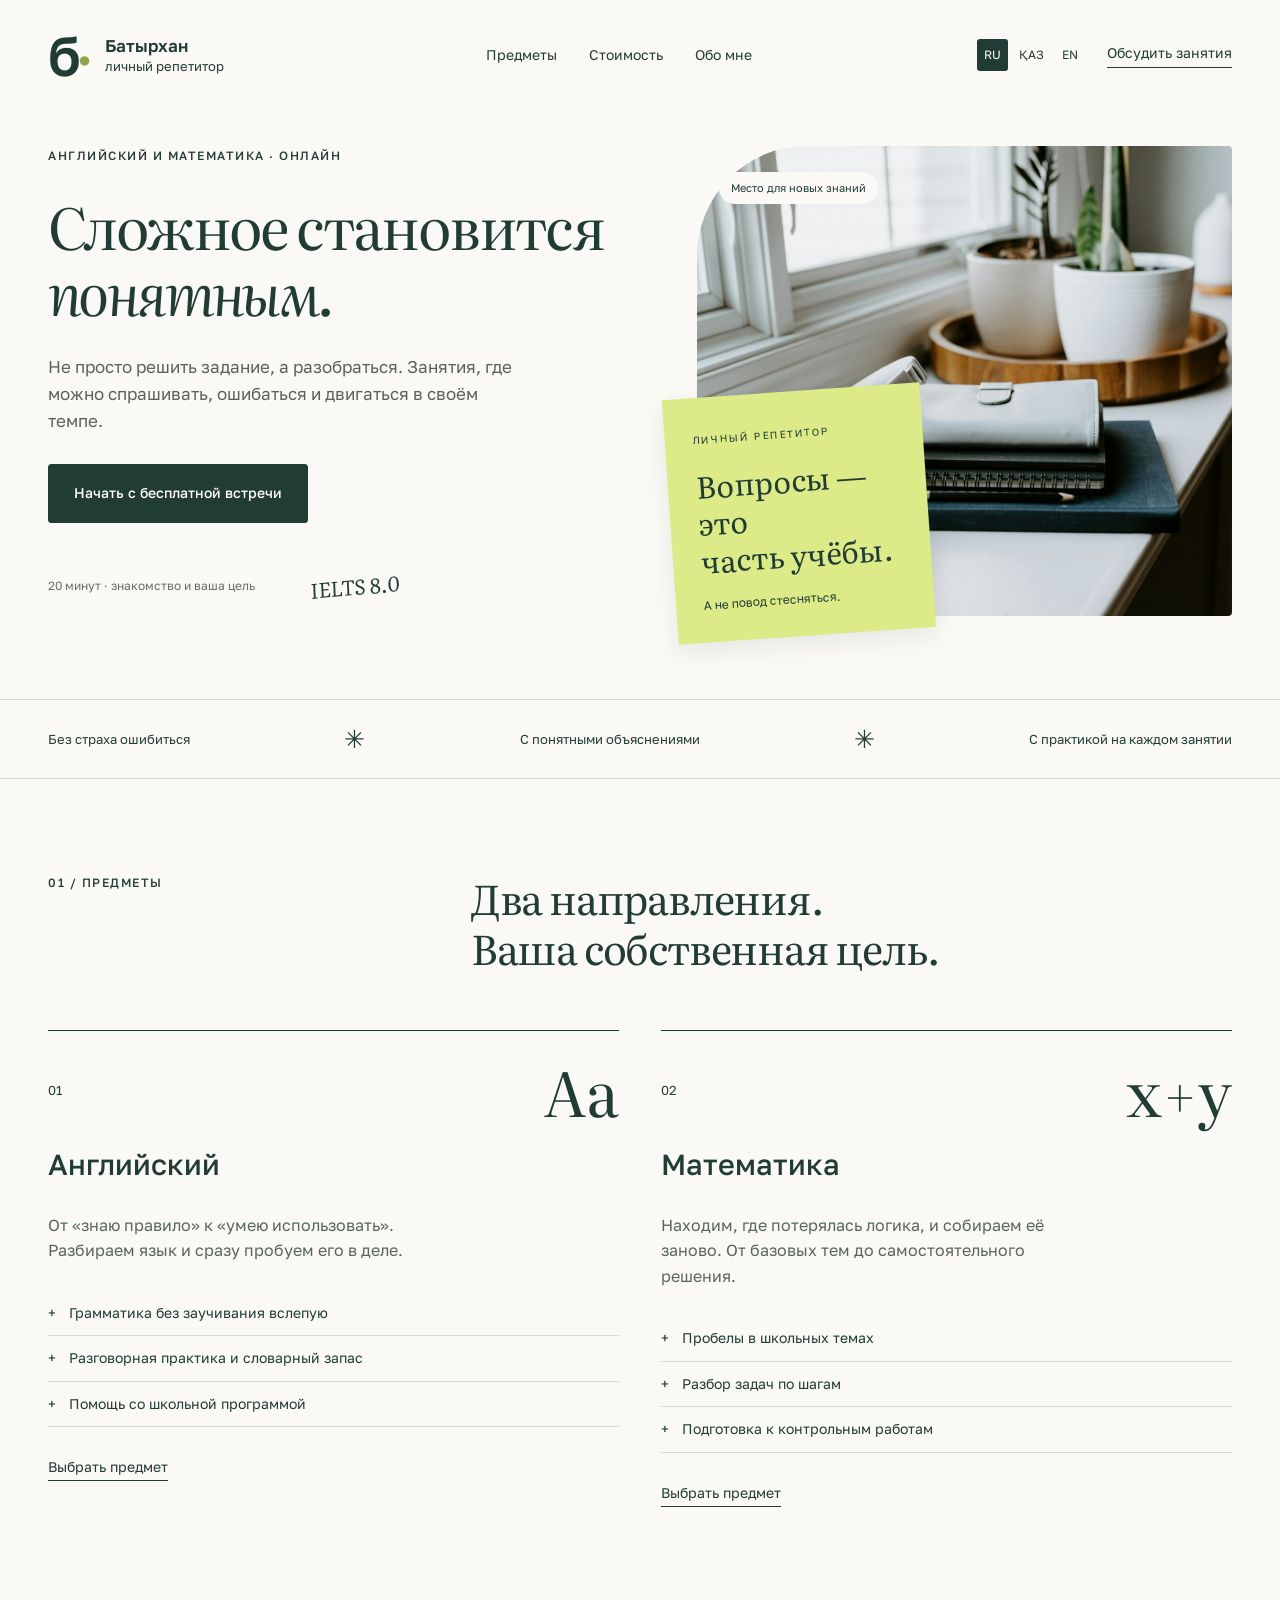
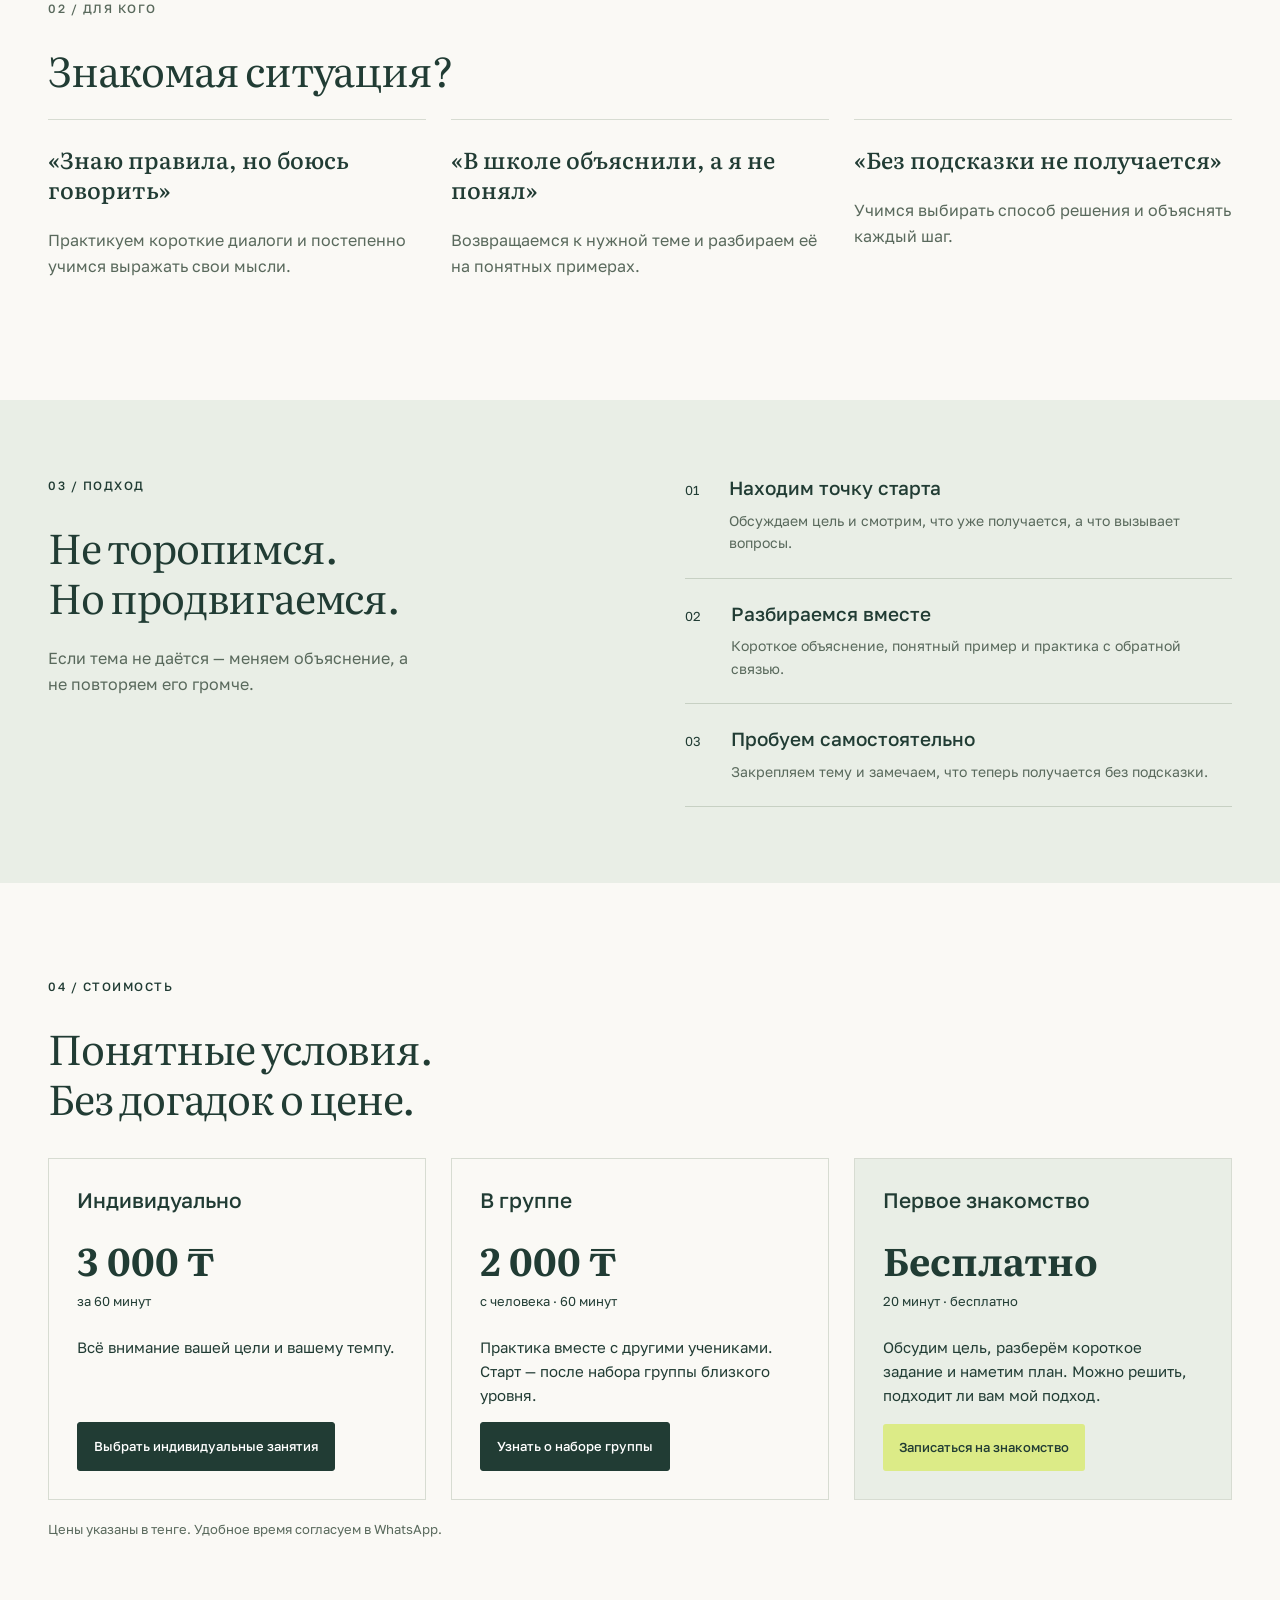
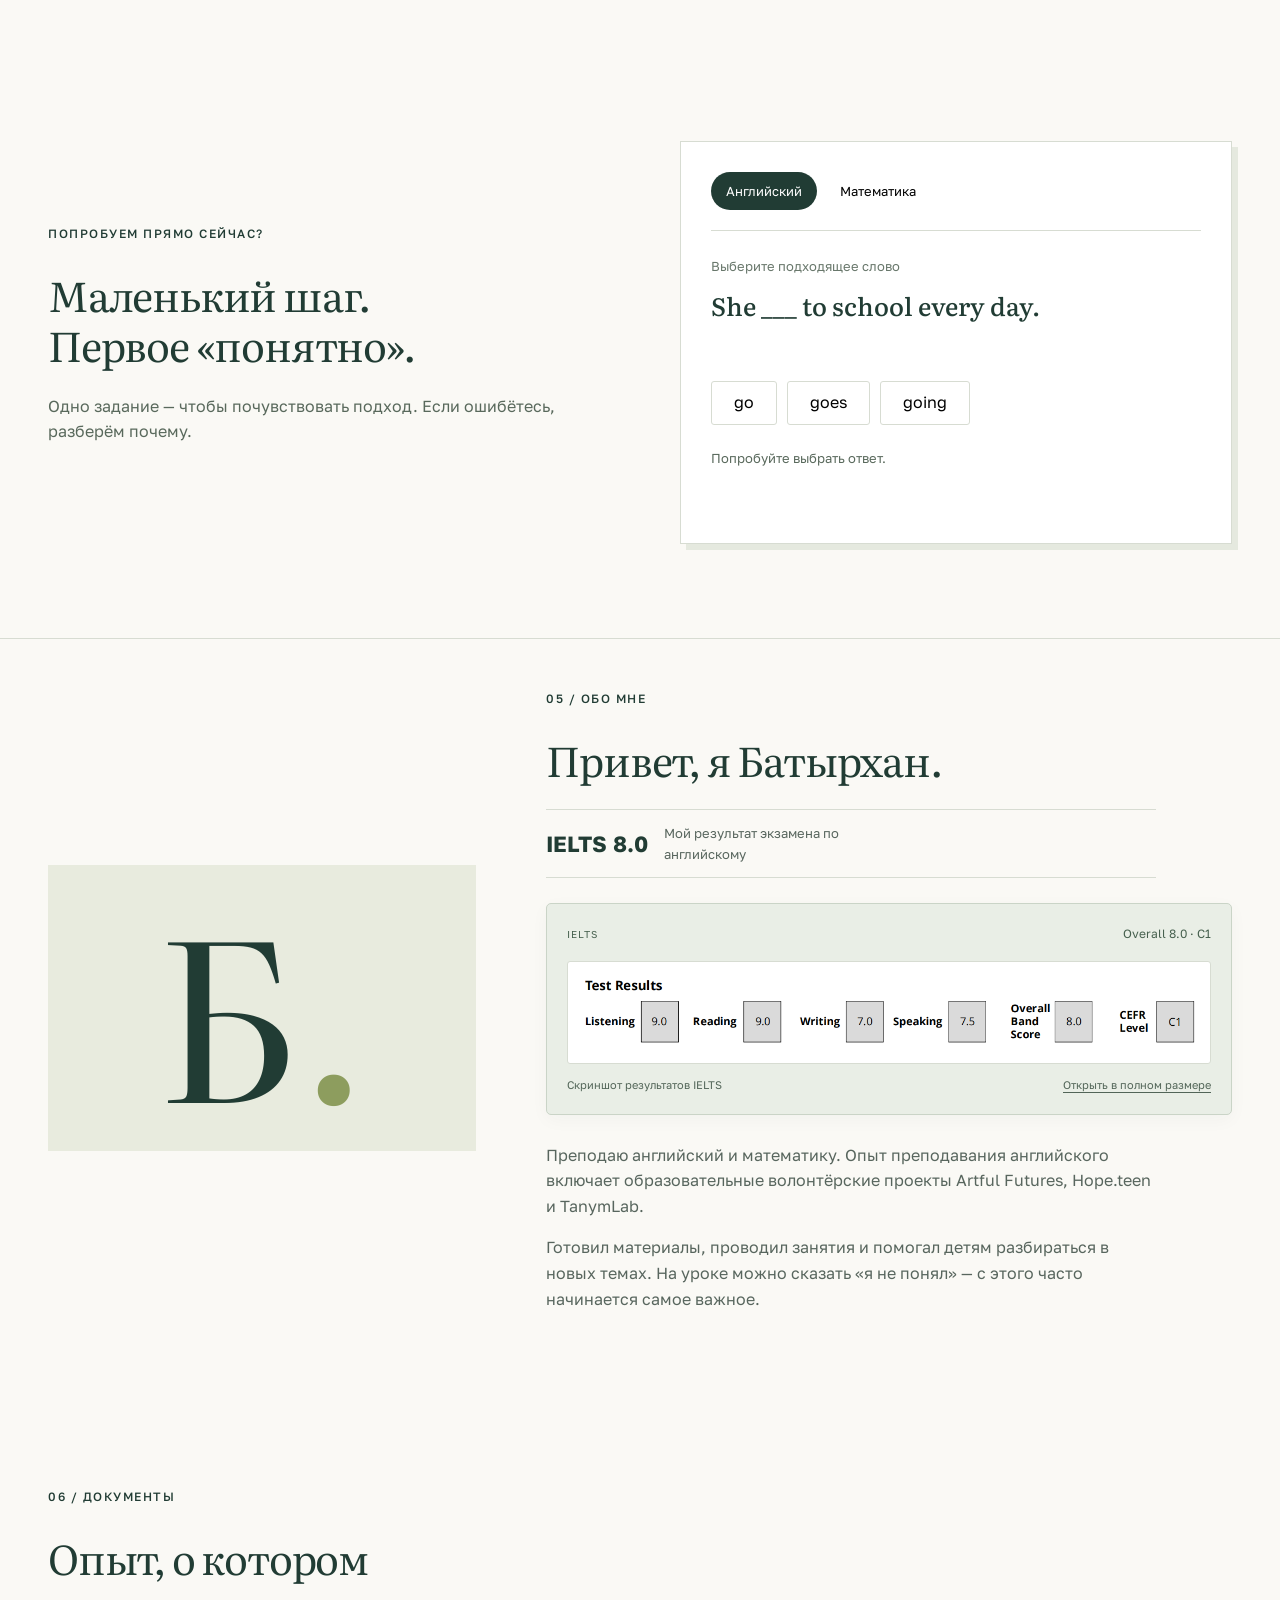
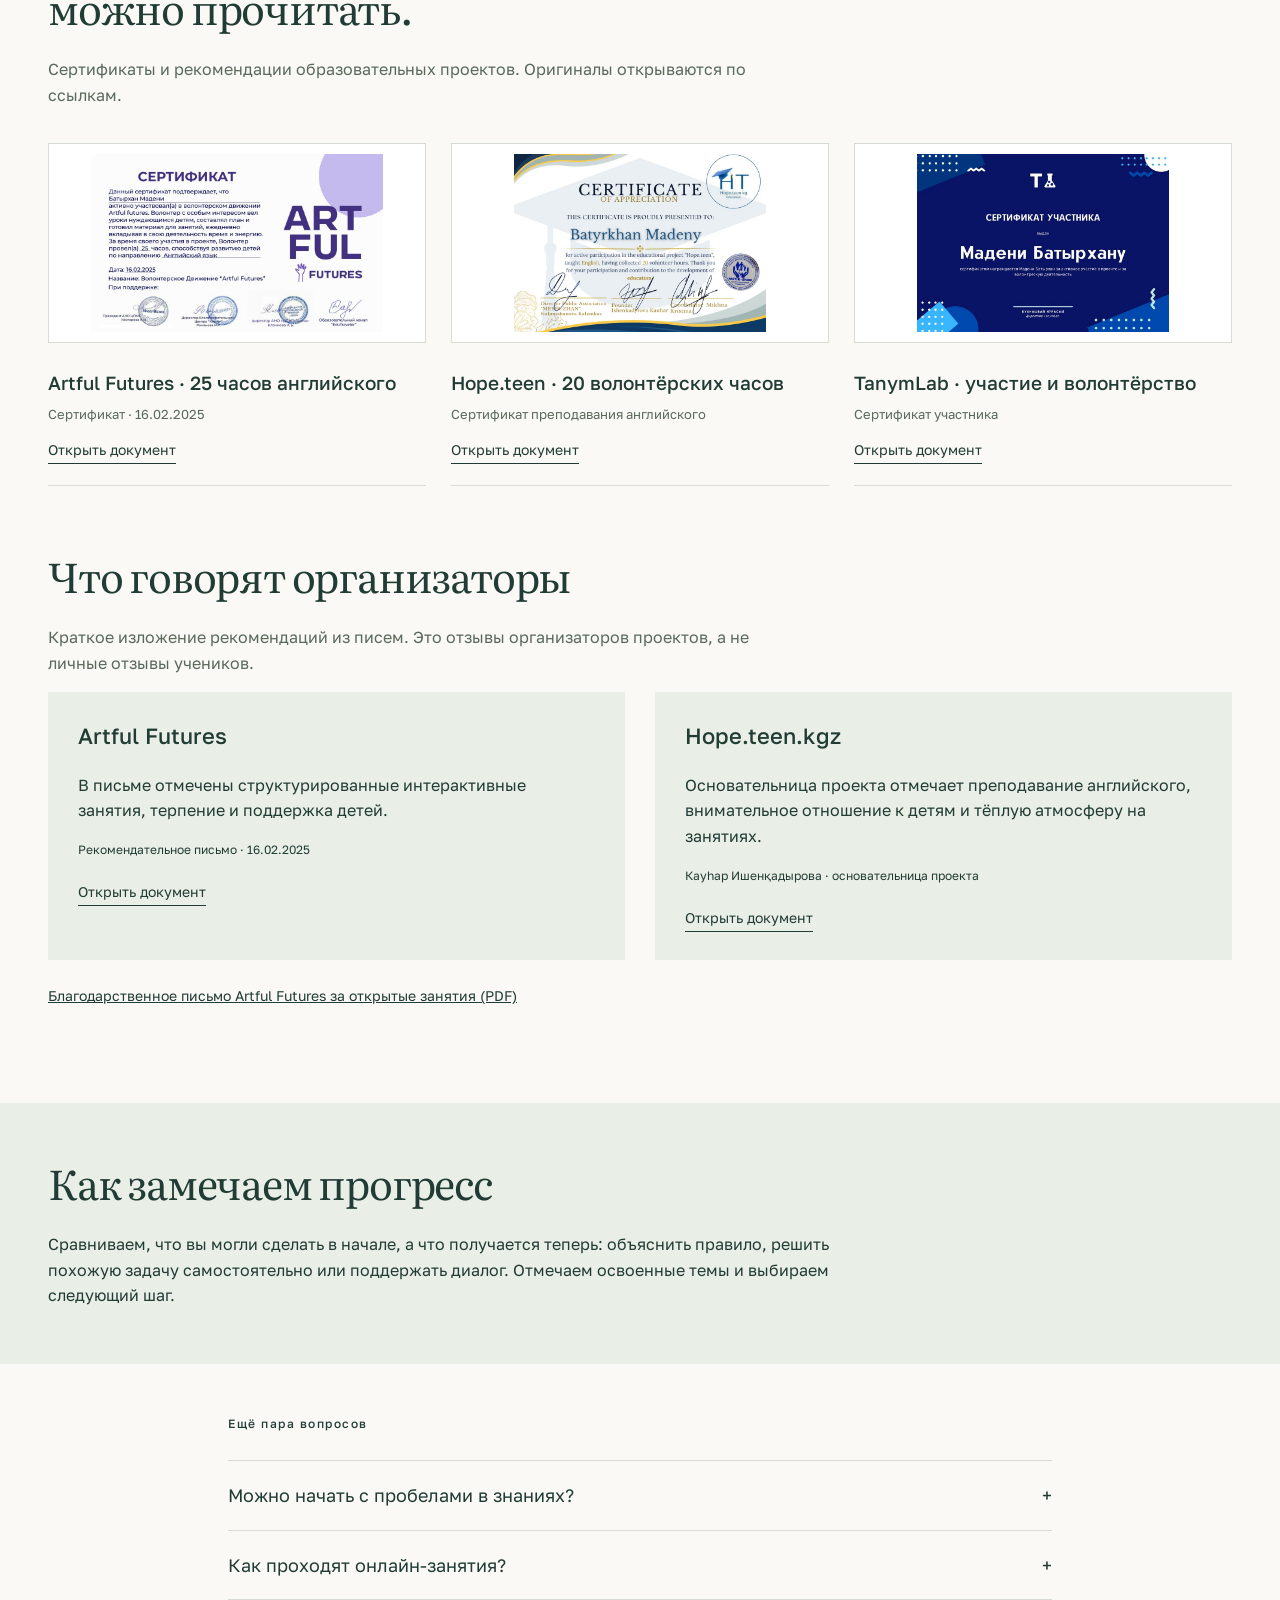
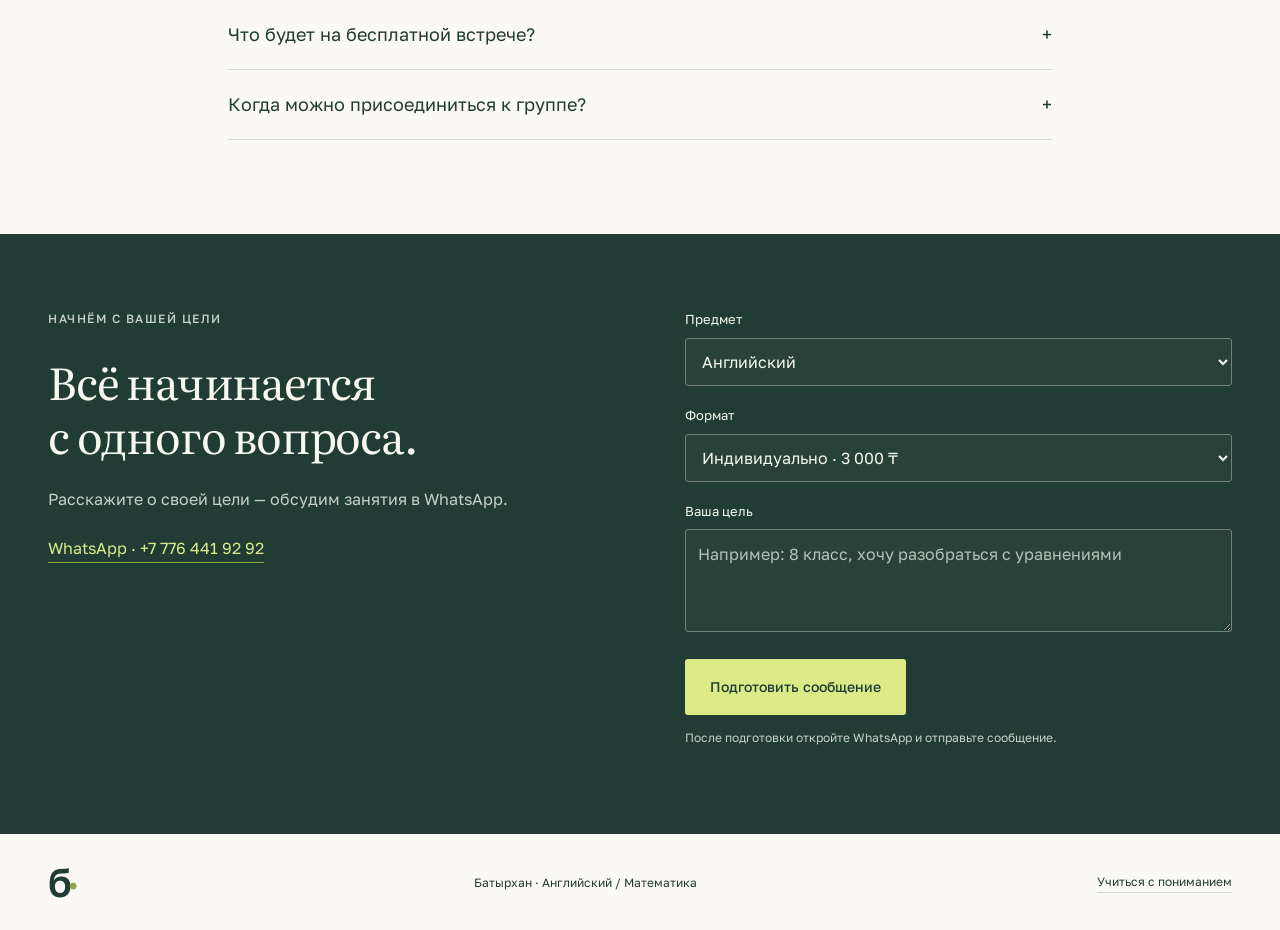
<file: public/index.html>
<!doctype html><html lang="ru"><head><meta charset="utf-8"><meta name="viewport" content="width=device-width,initial-scale=1"><title>Батырхан — английский и математика</title><meta name="description" content="Не просто решить задание, а разобраться. Занятия, где можно спрашивать, ошибаться и двигаться в своём темпе."><link rel="icon" href="data:image/svg+xml,%3Csvg xmlns='http://www.w3.org/2000/svg' viewBox='0 0 40 40'%3E%3Crect width='40' height='40' rx='20' fill='%23213c34'/%3E%3Ctext x='10' y='29' font-size='27' fill='white'%3Eb%3C/text%3E%3C/svg%3E"><link rel="stylesheet" href="style.css"><link rel="alternate" hreflang="ru" href="index.html"><link rel="alternate" hreflang="kk" href="kk.html"><link rel="alternate" hreflang="en" href="en.html"></head><body>
 <header class="wrap"><a class="brand" href="index.html">б<span>·</span><small>Батырхан<br>личный репетитор</small></a><nav aria-label="Батырхан — английский и математика"><a href="#subjects">Предметы</a><a href="#prices">Стоимость</a><a href="#about">Обо мне</a></nav><div class="header-actions"><div class="languages" aria-label="Language"><a lang="ru" href="index.html" aria-current="page">RU</a><a lang="kk" href="kk.html" >ҚАЗ</a><a lang="en" href="en.html" >EN</a></div><a class="nav-cta" href="#start">Обсудить занятия</a></div></header>
 <main><section class="hero wrap"><div class="hero-copy"><p class="eyebrow">АНГЛИЙСКИЙ И МАТЕМАТИКА · ОНЛАЙН</p><h1>Сложное становится<br><em>понятным.</em></h1><p class="intro">Не просто решить задание, а разобраться. Занятия, где можно спрашивать, ошибаться и двигаться в своём темпе.</p><a class="button" href="#start" data-plan="trial">Начать с бесплатной встречи</a><div class="hero-bottom"><span>20 минут · знакомство и ваша цель</span><span class="handwriting">IELTS 8.0</span></div></div><div class="hero-visual"><img src="study.jpg" alt="Книги и тетради на рабочем столе" fetchpriority="high"><div class="photo-label">Место для новых знаний</div><div class="lesson-note"><span>ЛИЧНЫЙ РЕПЕТИТОР</span><p>Вопросы — это<br>часть учёбы.</p><div>А не повод стесняться.</div></div></div></section><div class="strip"><div class="wrap"><span>Без страха ошибиться</span><i>✳</i><span>С понятными объяснениями</span><i>✳</i><span>С практикой на каждом занятии</span></div></div>
 <section id="subjects" class="section wrap"><div class="section-heading"><p class="eyebrow">01 / ПРЕДМЕТЫ</p><h2>Два направления.<br>Ваша собственная цель.</h2></div><div class="subjects"><article><div class="subject-top"><span class="number">01</span><span class="subject-symbol">Aa</span></div><h3>Английский</h3><p>От «знаю правило» к «умею использовать». Разбираем язык и сразу пробуем его в деле.</p><ul><li>Грамматика без заучивания вслепую</li><li>Разговорная практика и словарный запас</li><li>Помощь со школьной программой</li></ul><a class="text-button" href="#start" data-subject="english">Выбрать предмет</a></article><article><div class="subject-top"><span class="number">02</span><span class="subject-symbol">x+y</span></div><h3>Математика</h3><p>Находим, где потерялась логика, и собираем её заново. От базовых тем до самостоятельного решения.</p><ul><li>Пробелы в школьных темах</li><li>Разбор задач по шагам</li><li>Подготовка к контрольным работам</li></ul><a class="text-button" href="#start" data-subject="math">Выбрать предмет</a></article></div></section>
 <section class="wrap audience"><p class="eyebrow">02 / ДЛЯ КОГО</p><h2>Знакомая ситуация?</h2><div class="three-col"><article><h3>«Знаю правила, но боюсь говорить»</h3><p>Практикуем короткие диалоги и постепенно учимся выражать свои мысли.</p></article><article><h3>«В школе объяснили, а я не понял»</h3><p>Возвращаемся к нужной теме и разбираем её на понятных примерах.</p></article><article><h3>«Без подсказки не получается»</h3><p>Учимся выбирать способ решения и объяснять каждый шаг.</p></article></div></section>
 <section id="approach" class="approach"><div class="wrap approach-grid"><div><p class="eyebrow">03 / ПОДХОД</p><h2>Не торопимся.<br>Но продвигаемся.</h2><p>Если тема не даётся — меняем объяснение, а не повторяем его громче.</p></div><ol><li><span>01</span><div><h3>Находим точку старта</h3><p>Обсуждаем цель и смотрим, что уже получается, а что вызывает вопросы.</p></div></li><li><span>02</span><div><h3>Разбираемся вместе</h3><p>Короткое объяснение, понятный пример и практика с обратной связью.</p></div></li><li><span>03</span><div><h3>Пробуем самостоятельно</h3><p>Закрепляем тему и замечаем, что теперь получается без подсказки.</p></div></li></ol></div></section>
 <section id="prices" class="section wrap"><p class="eyebrow">04 / СТОИМОСТЬ</p><h2>Понятные условия.<br>Без догадок о цене.</h2><div class="three-col pricing"><article class=""><h3>Индивидуально</h3><strong class="price">3 000 ₸</strong><div class="price-unit">за 60 минут</div><p>Всё внимание вашей цели и вашему темпу.</p><a class="button " href="#start" data-plan="individual">Выбрать индивидуальные занятия</a></article><article class=""><h3>В группе</h3><strong class="price">2 000 ₸</strong><div class="price-unit">с человека · 60 минут</div><p>Практика вместе с другими учениками. Старт — после набора группы близкого уровня.</p><a class="button " href="#start" data-plan="group">Узнать о наборе группы</a></article><article class="trial-card"><h3>Первое знакомство</h3><strong class="price">Бесплатно</strong><div class="price-unit">20 минут · бесплатно</div><p>Обсудим цель, разберём короткое задание и наметим план. Можно решить, подходит ли вам мой подход.</p><a class="button light" href="#start" data-plan="trial">Записаться на знакомство</a></article></div><p class="pricing-note">Цены указаны в тенге. Удобное время согласуем в WhatsApp.</p></section>
 <section class="section wrap try-grid"><div><p class="eyebrow">ПОПРОБУЕМ ПРЯМО СЕЙЧАС?</p><h2>Маленький шаг.<br>Первое «понятно».</h2><p>Одно задание — чтобы почувствовать подход. Если ошибётесь, разберём почему.</p></div><div class="exercise"><div class="tabs" role="group" aria-label="Предмет"><button data-quiz="english" aria-pressed="true">Английский</button><button data-quiz="math" aria-pressed="false">Математика</button></div><p id="quiz-label"></p><h3 id="quiz-question"></h3><div id="quiz-options" class="options"></div><p id="quiz-feedback" class="feedback" aria-live="polite"></p></div></section>
 <section id="about" class="about wrap"><div class="about-mark" aria-hidden="true">Б<span>.</span></div><div><p class="eyebrow">05 / ОБО МНЕ</p><h2>Привет, я Батырхан.</h2><p class="ielts-badge"><strong>IELTS 8.0</strong><span>Мой результат экзамена по английскому</span></p><figure class="results-card"><figcaption><span>IELTS</span><span>Overall 8.0 · C1</span></figcaption><a class="results-image" href="ielts-results.png" target="_blank" rel="noopener"><img src="ielts-results.png" alt="IELTS: Listening 9.0, Reading 9.0, Writing 7.0, Speaking 7.5, Overall 8.0, CEFR C1" width="1143" height="135" loading="lazy"></a><div class="results-caption"><span>Скриншот результатов IELTS</span><a href="ielts-results.png" target="_blank" rel="noopener">Открыть в полном размере</a></div></figure><p>Преподаю английский и математику. Опыт преподавания английского включает образовательные волонтёрские проекты Artful Futures, Hope.teen и TanymLab.</p><p>Готовил материалы, проводил занятия и помогал детям разбираться в новых темах. На уроке можно сказать «я не понял» — с этого часто начинается самое важное.</p></div></section>
 <section id="credentials" class="section wrap"><p class="eyebrow">06 / ДОКУМЕНТЫ</p><h2>Опыт, о котором<br>можно прочитать.</h2><p class="section-intro">Сертификаты и рекомендации образовательных проектов. Оригиналы открываются по ссылкам.</p><div class="three-col certificates"><article><a href="documents/artful-certificate.pdf" target="_blank" rel="noopener"><img src="documents/thumb-0.jpg" alt="Artful Futures · 25 часов английского" width="600" height="420" loading="lazy"></a><h3>Artful Futures · 25 часов английского</h3><p>Сертификат · 16.02.2025</p><a class="text-button" href="documents/artful-certificate.pdf" target="_blank" rel="noopener">Открыть документ</a></article><article><a href="documents/hope-certificate.pdf" target="_blank" rel="noopener"><img src="documents/thumb-1.jpg" alt="Hope.teen · 20 волонтёрских часов" width="600" height="420" loading="lazy"></a><h3>Hope.teen · 20 волонтёрских часов</h3><p>Сертификат преподавания английского</p><a class="text-button" href="documents/hope-certificate.pdf" target="_blank" rel="noopener">Открыть документ</a></article><article><a href="documents/tanymlab-certificate.jpg" target="_blank" rel="noopener"><img src="documents/thumb-2.jpg" alt="TanymLab · участие и волонтёрство" width="600" height="420" loading="lazy"></a><h3>TanymLab · участие и волонтёрство</h3><p>Сертификат участника</p><a class="text-button" href="documents/tanymlab-certificate.jpg" target="_blank" rel="noopener">Открыть документ</a></article></div><div class="recommendations"><h2>Что говорят организаторы</h2><p class="section-intro">Краткое изложение рекомендаций из писем. Это отзывы организаторов проектов, а не личные отзывы учеников.</p><div class="two-col"><article><h3>Artful Futures</h3><p>В письме отмечены структурированные интерактивные занятия, терпение и поддержка детей.</p><small>Рекомендательное письмо · 16.02.2025</small><a href="documents/artful-recommendation.pdf" target="_blank" rel="noopener" class="text-button">Открыть документ</a></article><article><h3>Hope.teen.kgz</h3><p>Основательница проекта отмечает преподавание английского, внимательное отношение к детям и тёплую атмосферу на занятиях.</p><small>Кауһар Ишенқадырова · основательница проекта</small><a href="documents/hope-recommendation.pdf" target="_blank" rel="noopener" class="text-button">Открыть документ</a></article></div><a class="extra-document" href="documents/artful-gratitude.pdf" target="_blank" rel="noopener">Благодарственное письмо Artful Futures за открытые занятия (PDF)</a></div></section>
 <section class="progress-section"><div class="wrap"><h2>Как замечаем прогресс</h2><p>Сравниваем, что вы могли сделать в начале, а что получается теперь: объяснить правило, решить похожую задачу самостоятельно или поддержать диалог. Отмечаем освоенные темы и выбираем следующий шаг.</p></div></section>
 <section class="section wrap faq"><p class="eyebrow">Ещё пара вопросов</p><details><summary>Можно начать с пробелами в знаниях?</summary><p>Да. Сначала выясним, какие темы вызывают трудности, и начнём с необходимой базы.</p></details><details><summary>Как проходят онлайн-занятия?</summary><p>По видеосвязи, с разбором примеров и совместной практикой. Платформу и время согласуем перед началом.</p></details><details><summary>Что будет на бесплатной встрече?</summary><p>За 20 минут познакомимся, обсудим цель и попробуем короткое задание. После этого решим, как строить занятия.</p></details><details><summary>Когда можно присоединиться к группе?</summary><p>Напишите в WhatsApp: обсудим уровень и расписание. Занятия начинаются после набора подходящей группы.</p></details></section>
 <section id="start" class="contact"><div class="wrap contact-grid"><div><p class="eyebrow">НАЧНЁМ С ВАШЕЙ ЦЕЛИ</p><h2>Всё начинается<br>с одного вопроса.</h2><p>Расскажите о своей цели — обсудим занятия в WhatsApp.</p><a class="whatsapp-contact" href="https://wa.me/77764419292" target="_blank" rel="noopener noreferrer">WhatsApp · +7 776 441 92 92</a></div><form id="contact-form"><label for="subject">Предмет</label><select id="subject"><option value="english">Английский</option><option value="math">Математика</option><option value="both">Оба предмета</option></select><label for="format">Формат</label><select id="format"><option value="individual">Индивидуально · 3 000 ₸</option><option value="group">В группе · 2 000 ₸</option><option value="trial">Первое знакомство · Бесплатно</option></select><label for="goal">Ваша цель</label><textarea id="goal" required maxlength="1500" rows="3" placeholder="Например: 8 класс, хочу разобраться с уравнениями"></textarea><button class="button light" type="submit">Подготовить сообщение</button><p class="form-note">После подготовки откройте WhatsApp и отправьте сообщение.</p><div id="message-result" hidden><label for="message-text">Ваше сообщение</label><textarea id="message-text" readonly rows="6"></textarea><a id="whatsapp-send" class="button light" href="https://wa.me/77764419292" target="_blank" rel="noopener noreferrer">Открыть WhatsApp</a><button type="button" id="copy" class="text-button">Скопировать текст</button><p id="copy-status" aria-live="polite">Сообщение отправляется только после нажатия «Отправить» в WhatsApp.</p></div></form></div></section></main><footer class="wrap"><a class="brand" href="#">б<span>·</span></a><span>Батырхан · Английский / Математика</span><a href="#subjects">Учиться с пониманием</a></footer><script src="app.js"></script></body></html>
</file>
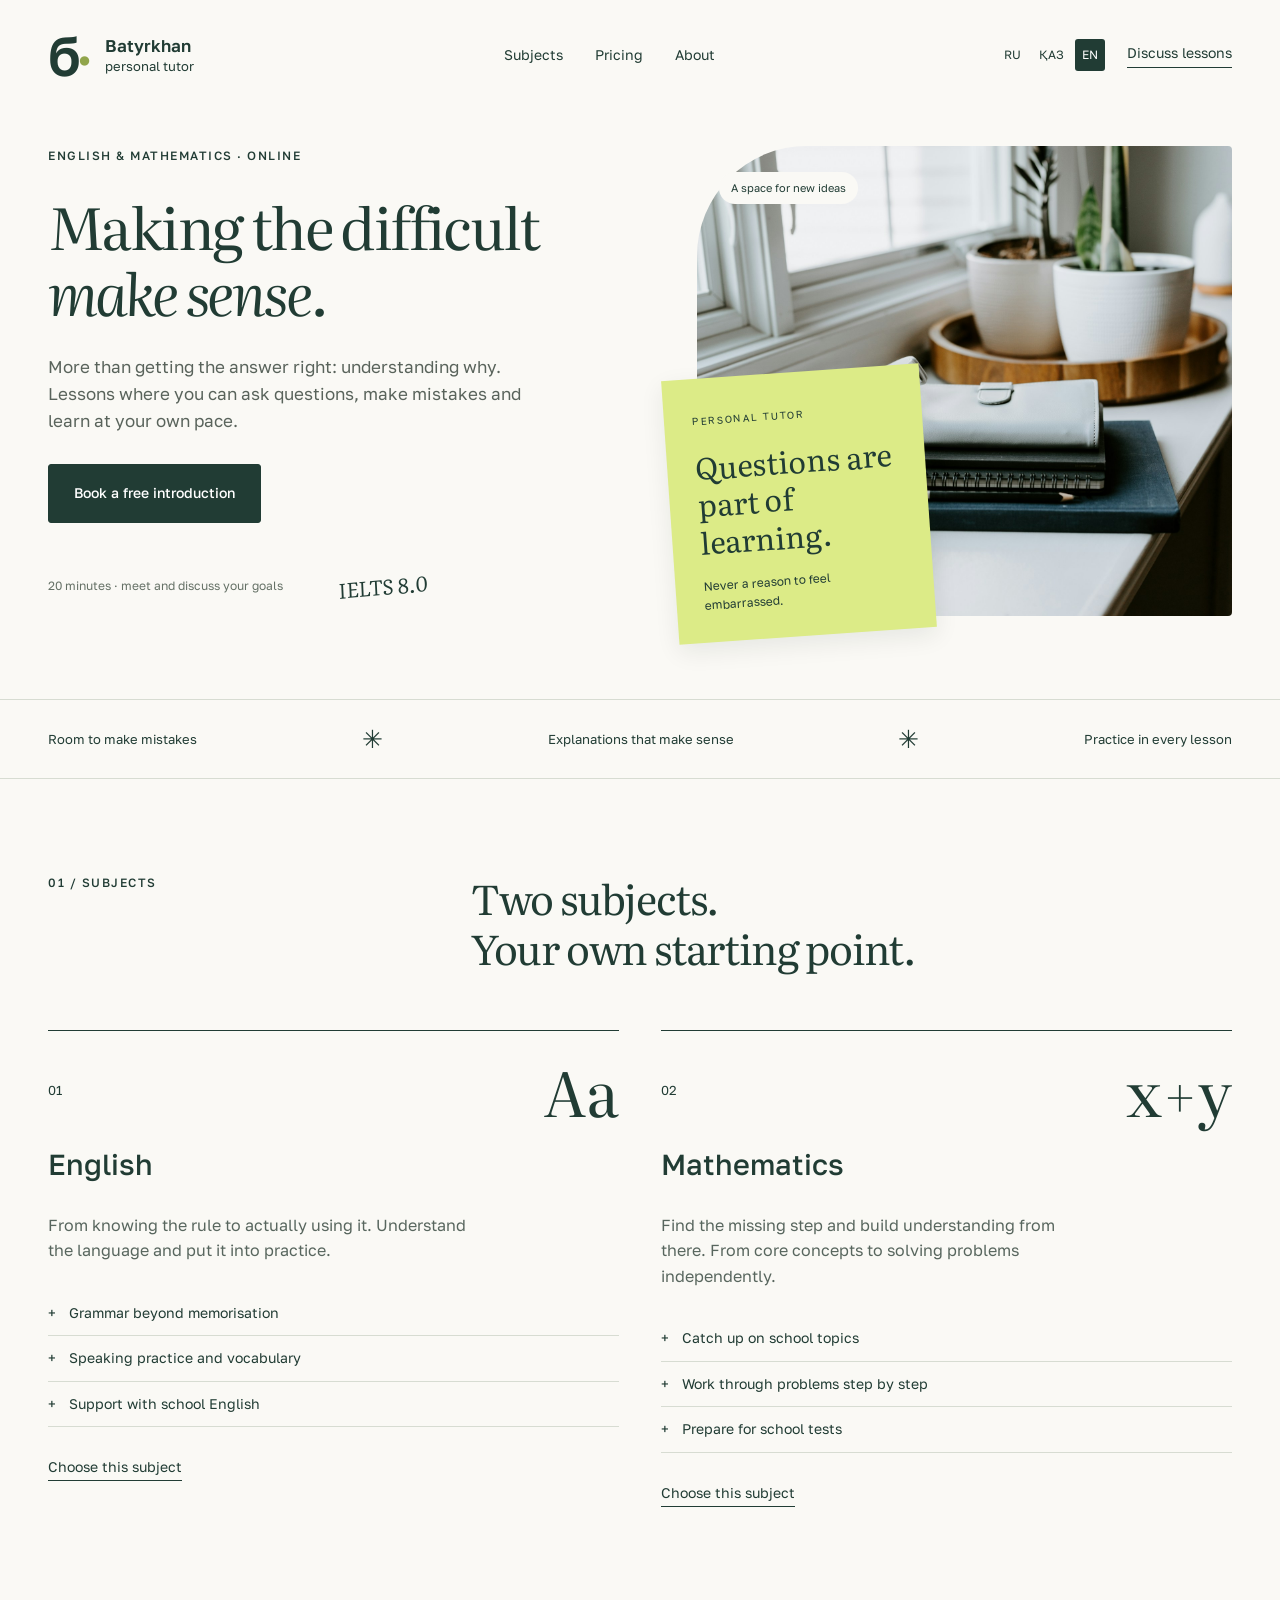
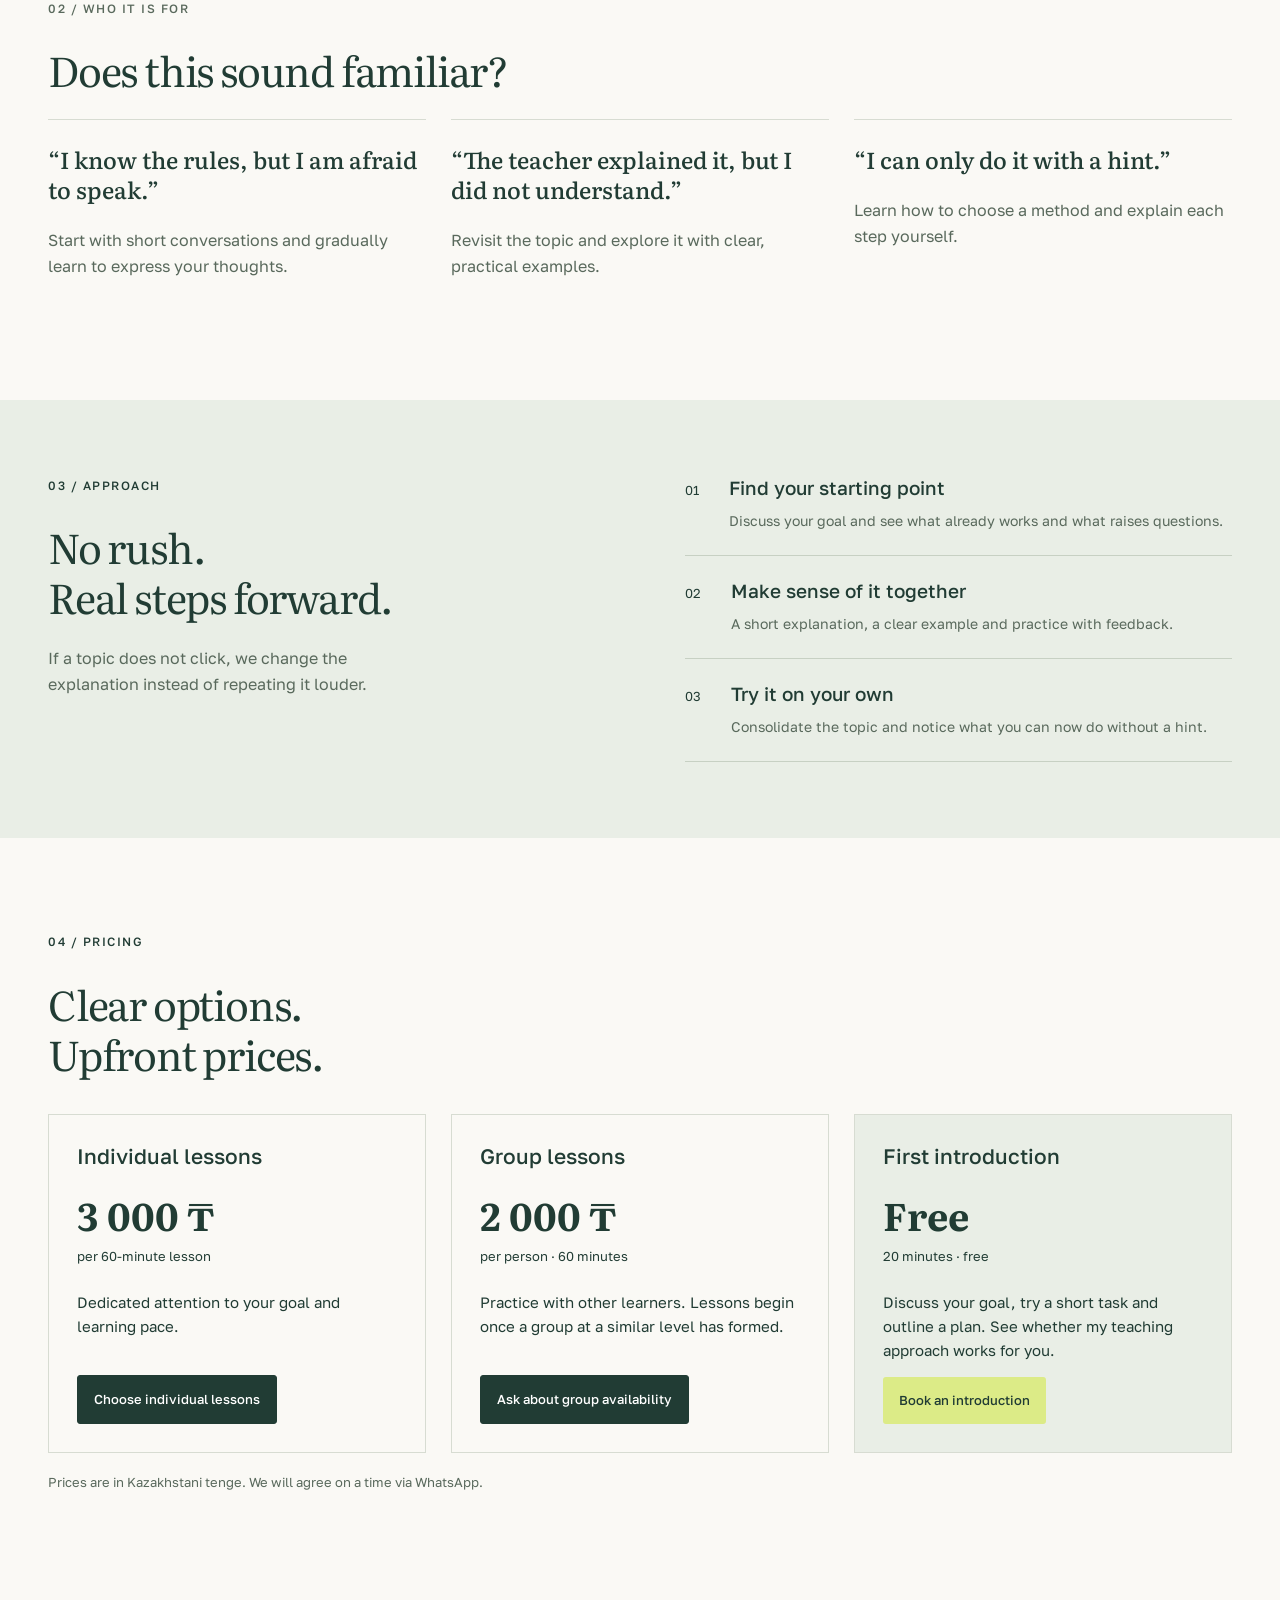
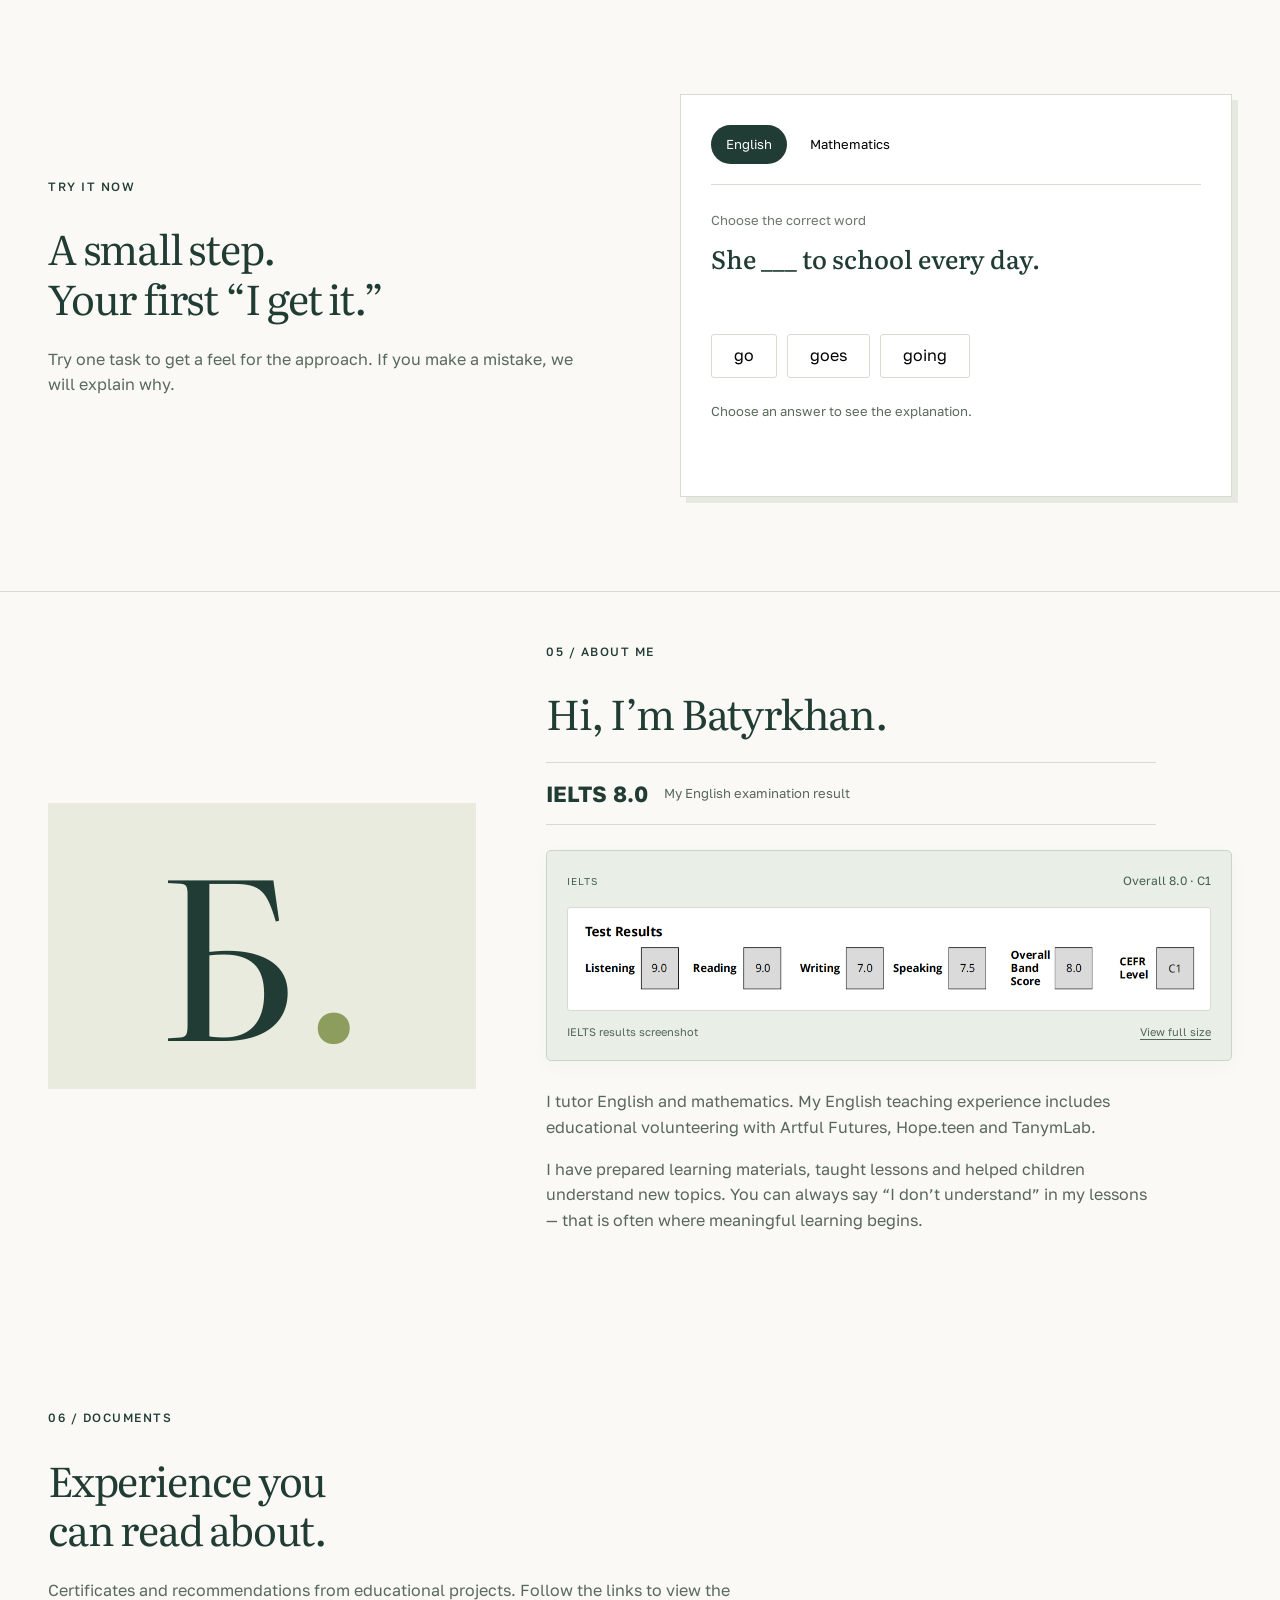
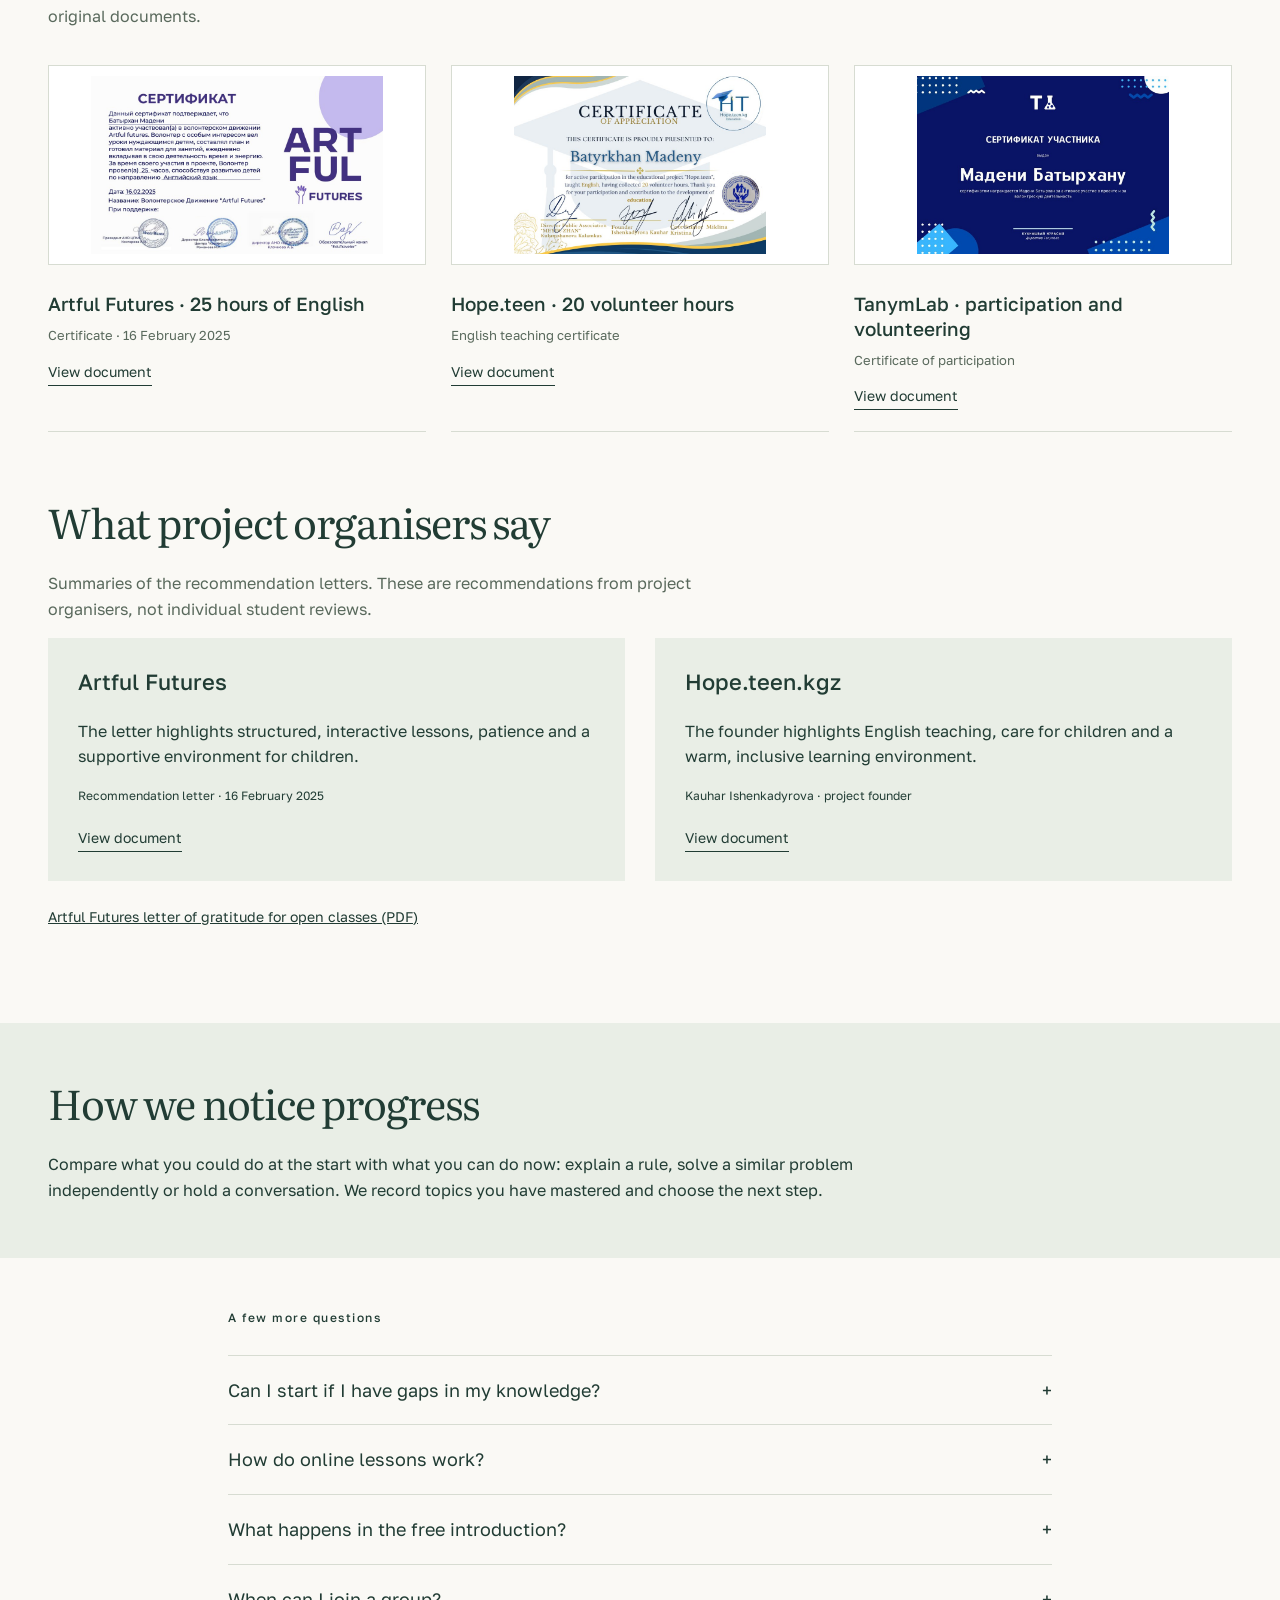
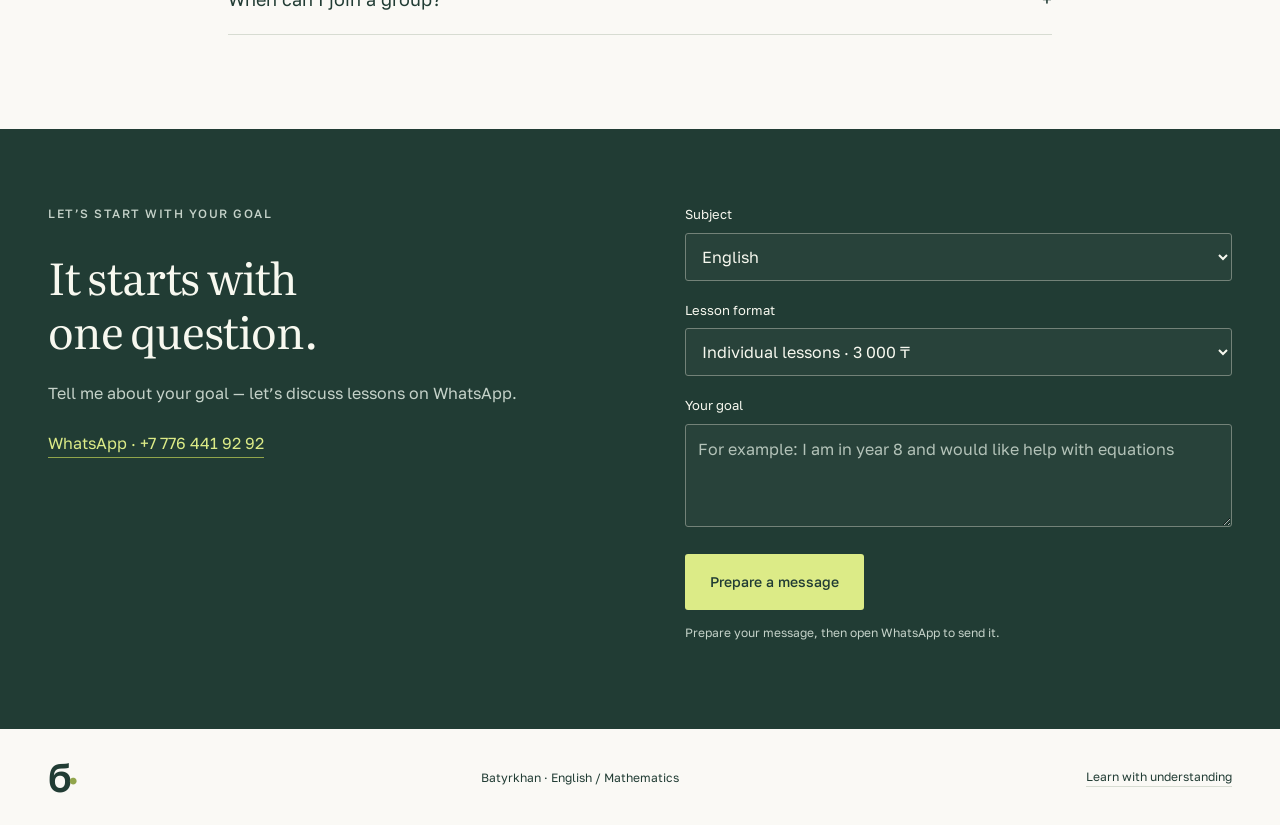
<file: public/en.html>
<!doctype html><html lang="en"><head><meta charset="utf-8"><meta name="viewport" content="width=device-width,initial-scale=1"><title>Batyrkhan — English & mathematics tutor</title><meta name="description" content="More than getting the answer right: understanding why. Lessons where you can ask questions, make mistakes and learn at your own pace."><link rel="icon" href="data:image/svg+xml,%3Csvg xmlns='http://www.w3.org/2000/svg' viewBox='0 0 40 40'%3E%3Crect width='40' height='40' rx='20' fill='%23213c34'/%3E%3Ctext x='10' y='29' font-size='27' fill='white'%3Eb%3C/text%3E%3C/svg%3E"><link rel="stylesheet" href="style.css"><link rel="alternate" hreflang="ru" href="index.html"><link rel="alternate" hreflang="kk" href="kk.html"><link rel="alternate" hreflang="en" href="en.html"></head><body>
 <header class="wrap"><a class="brand" href="en.html">б<span>·</span><small>Batyrkhan<br>personal tutor</small></a><nav aria-label="Batyrkhan — English & mathematics tutor"><a href="#subjects">Subjects</a><a href="#prices">Pricing</a><a href="#about">About</a></nav><div class="header-actions"><div class="languages" aria-label="Language"><a lang="ru" href="index.html" >RU</a><a lang="kk" href="kk.html" >ҚАЗ</a><a lang="en" href="en.html" aria-current="page">EN</a></div><a class="nav-cta" href="#start">Discuss lessons</a></div></header>
 <main><section class="hero wrap"><div class="hero-copy"><p class="eyebrow">ENGLISH & MATHEMATICS · ONLINE</p><h1>Making the difficult<br><em>make sense.</em></h1><p class="intro">More than getting the answer right: understanding why. Lessons where you can ask questions, make mistakes and learn at your own pace.</p><a class="button" href="#start" data-plan="trial">Book a free introduction</a><div class="hero-bottom"><span>20 minutes · meet and discuss your goals</span><span class="handwriting">IELTS 8.0</span></div></div><div class="hero-visual"><img src="study.jpg" alt="Books and notebooks on a study desk" fetchpriority="high"><div class="photo-label">A space for new ideas</div><div class="lesson-note"><span>PERSONAL TUTOR</span><p>Questions are<br>part of learning.</p><div>Never a reason to feel embarrassed.</div></div></div></section><div class="strip"><div class="wrap"><span>Room to make mistakes</span><i>✳</i><span>Explanations that make sense</span><i>✳</i><span>Practice in every lesson</span></div></div>
 <section id="subjects" class="section wrap"><div class="section-heading"><p class="eyebrow">01 / SUBJECTS</p><h2>Two subjects.<br>Your own starting point.</h2></div><div class="subjects"><article><div class="subject-top"><span class="number">01</span><span class="subject-symbol">Aa</span></div><h3>English</h3><p>From knowing the rule to actually using it. Understand the language and put it into practice.</p><ul><li>Grammar beyond memorisation</li><li>Speaking practice and vocabulary</li><li>Support with school English</li></ul><a class="text-button" href="#start" data-subject="english">Choose this subject</a></article><article><div class="subject-top"><span class="number">02</span><span class="subject-symbol">x+y</span></div><h3>Mathematics</h3><p>Find the missing step and build understanding from there. From core concepts to solving problems independently.</p><ul><li>Catch up on school topics</li><li>Work through problems step by step</li><li>Prepare for school tests</li></ul><a class="text-button" href="#start" data-subject="math">Choose this subject</a></article></div></section>
 <section class="wrap audience"><p class="eyebrow">02 / WHO IT IS FOR</p><h2>Does this sound familiar?</h2><div class="three-col"><article><h3>“I know the rules, but I am afraid to speak.”</h3><p>Start with short conversations and gradually learn to express your thoughts.</p></article><article><h3>“The teacher explained it, but I did not understand.”</h3><p>Revisit the topic and explore it with clear, practical examples.</p></article><article><h3>“I can only do it with a hint.”</h3><p>Learn how to choose a method and explain each step yourself.</p></article></div></section>
 <section id="approach" class="approach"><div class="wrap approach-grid"><div><p class="eyebrow">03 / APPROACH</p><h2>No rush.<br>Real steps forward.</h2><p>If a topic does not click, we change the explanation instead of repeating it louder.</p></div><ol><li><span>01</span><div><h3>Find your starting point</h3><p>Discuss your goal and see what already works and what raises questions.</p></div></li><li><span>02</span><div><h3>Make sense of it together</h3><p>A short explanation, a clear example and practice with feedback.</p></div></li><li><span>03</span><div><h3>Try it on your own</h3><p>Consolidate the topic and notice what you can now do without a hint.</p></div></li></ol></div></section>
 <section id="prices" class="section wrap"><p class="eyebrow">04 / PRICING</p><h2>Clear options.<br>Upfront prices.</h2><div class="three-col pricing"><article class=""><h3>Individual lessons</h3><strong class="price">3 000 ₸</strong><div class="price-unit">per 60-minute lesson</div><p>Dedicated attention to your goal and learning pace.</p><a class="button " href="#start" data-plan="individual">Choose individual lessons</a></article><article class=""><h3>Group lessons</h3><strong class="price">2 000 ₸</strong><div class="price-unit">per person · 60 minutes</div><p>Practice with other learners. Lessons begin once a group at a similar level has formed.</p><a class="button " href="#start" data-plan="group">Ask about group availability</a></article><article class="trial-card"><h3>First introduction</h3><strong class="price">Free</strong><div class="price-unit">20 minutes · free</div><p>Discuss your goal, try a short task and outline a plan. See whether my teaching approach works for you.</p><a class="button light" href="#start" data-plan="trial">Book an introduction</a></article></div><p class="pricing-note">Prices are in Kazakhstani tenge. We will agree on a time via WhatsApp.</p></section>
 <section class="section wrap try-grid"><div><p class="eyebrow">TRY IT NOW</p><h2>A small step.<br>Your first “I get it.”</h2><p>Try one task to get a feel for the approach. If you make a mistake, we will explain why.</p></div><div class="exercise"><div class="tabs" role="group" aria-label="Subject"><button data-quiz="english" aria-pressed="true">English</button><button data-quiz="math" aria-pressed="false">Mathematics</button></div><p id="quiz-label"></p><h3 id="quiz-question"></h3><div id="quiz-options" class="options"></div><p id="quiz-feedback" class="feedback" aria-live="polite"></p></div></section>
 <section id="about" class="about wrap"><div class="about-mark" aria-hidden="true">Б<span>.</span></div><div><p class="eyebrow">05 / ABOUT ME</p><h2>Hi, I’m Batyrkhan.</h2><p class="ielts-badge"><strong>IELTS 8.0</strong><span>My English examination result</span></p><figure class="results-card"><figcaption><span>IELTS</span><span>Overall 8.0 · C1</span></figcaption><a class="results-image" href="ielts-results.png" target="_blank" rel="noopener"><img src="ielts-results.png" alt="IELTS: Listening 9.0, Reading 9.0, Writing 7.0, Speaking 7.5, Overall 8.0, CEFR C1" width="1143" height="135" loading="lazy"></a><div class="results-caption"><span>IELTS results screenshot</span><a href="ielts-results.png" target="_blank" rel="noopener">View full size</a></div></figure><p>I tutor English and mathematics. My English teaching experience includes educational volunteering with Artful Futures, Hope.teen and TanymLab.</p><p>I have prepared learning materials, taught lessons and helped children understand new topics. You can always say “I don’t understand” in my lessons — that is often where meaningful learning begins.</p></div></section>
 <section id="credentials" class="section wrap"><p class="eyebrow">06 / DOCUMENTS</p><h2>Experience you<br>can read about.</h2><p class="section-intro">Certificates and recommendations from educational projects. Follow the links to view the original documents.</p><div class="three-col certificates"><article><a href="documents/artful-certificate.pdf" target="_blank" rel="noopener"><img src="documents/thumb-0.jpg" alt="Artful Futures · 25 hours of English" width="600" height="420" loading="lazy"></a><h3>Artful Futures · 25 hours of English</h3><p>Certificate · 16 February 2025</p><a class="text-button" href="documents/artful-certificate.pdf" target="_blank" rel="noopener">View document</a></article><article><a href="documents/hope-certificate.pdf" target="_blank" rel="noopener"><img src="documents/thumb-1.jpg" alt="Hope.teen · 20 volunteer hours" width="600" height="420" loading="lazy"></a><h3>Hope.teen · 20 volunteer hours</h3><p>English teaching certificate</p><a class="text-button" href="documents/hope-certificate.pdf" target="_blank" rel="noopener">View document</a></article><article><a href="documents/tanymlab-certificate.jpg" target="_blank" rel="noopener"><img src="documents/thumb-2.jpg" alt="TanymLab · participation and volunteering" width="600" height="420" loading="lazy"></a><h3>TanymLab · participation and volunteering</h3><p>Certificate of participation</p><a class="text-button" href="documents/tanymlab-certificate.jpg" target="_blank" rel="noopener">View document</a></article></div><div class="recommendations"><h2>What project organisers say</h2><p class="section-intro">Summaries of the recommendation letters. These are recommendations from project organisers, not individual student reviews.</p><div class="two-col"><article><h3>Artful Futures</h3><p>The letter highlights structured, interactive lessons, patience and a supportive environment for children.</p><small>Recommendation letter · 16 February 2025</small><a href="documents/artful-recommendation.pdf" target="_blank" rel="noopener" class="text-button">View document</a></article><article><h3>Hope.teen.kgz</h3><p>The founder highlights English teaching, care for children and a warm, inclusive learning environment.</p><small>Kauhar Ishenkadyrova · project founder</small><a href="documents/hope-recommendation.pdf" target="_blank" rel="noopener" class="text-button">View document</a></article></div><a class="extra-document" href="documents/artful-gratitude.pdf" target="_blank" rel="noopener">Artful Futures letter of gratitude for open classes (PDF)</a></div></section>
 <section class="progress-section"><div class="wrap"><h2>How we notice progress</h2><p>Compare what you could do at the start with what you can do now: explain a rule, solve a similar problem independently or hold a conversation. We record topics you have mastered and choose the next step.</p></div></section>
 <section class="section wrap faq"><p class="eyebrow">A few more questions</p><details><summary>Can I start if I have gaps in my knowledge?</summary><p>Yes. First we identify the topics you find difficult, then build the foundations you need.</p></details><details><summary>How do online lessons work?</summary><p>Through video calls, worked examples and shared practice. We agree on the platform and schedule before starting.</p></details><details><summary>What happens in the free introduction?</summary><p>We spend 20 minutes getting acquainted, discussing your goal and trying a short task. Then we outline the next steps.</p></details><details><summary>When can I join a group?</summary><p>Message me on WhatsApp to discuss your level and schedule. Lessons begin once a suitable group has formed.</p></details></section>
 <section id="start" class="contact"><div class="wrap contact-grid"><div><p class="eyebrow">LET’S START WITH YOUR GOAL</p><h2>It starts with<br>one question.</h2><p>Tell me about your goal — let’s discuss lessons on WhatsApp.</p><a class="whatsapp-contact" href="https://wa.me/77764419292" target="_blank" rel="noopener noreferrer">WhatsApp · +7 776 441 92 92</a></div><form id="contact-form"><label for="subject">Subject</label><select id="subject"><option value="english">English</option><option value="math">Mathematics</option><option value="both">Both subjects</option></select><label for="format">Lesson format</label><select id="format"><option value="individual">Individual lessons · 3 000 ₸</option><option value="group">Group lessons · 2 000 ₸</option><option value="trial">First introduction · Free</option></select><label for="goal">Your goal</label><textarea id="goal" required maxlength="1500" rows="3" placeholder="For example: I am in year 8 and would like help with equations"></textarea><button class="button light" type="submit">Prepare a message</button><p class="form-note">Prepare your message, then open WhatsApp to send it.</p><div id="message-result" hidden><label for="message-text">Your message</label><textarea id="message-text" readonly rows="6"></textarea><a id="whatsapp-send" class="button light" href="https://wa.me/77764419292" target="_blank" rel="noopener noreferrer">Open WhatsApp</a><button type="button" id="copy" class="text-button">Copy text</button><p id="copy-status" aria-live="polite">Your message is only sent when you press Send in WhatsApp.</p></div></form></div></section></main><footer class="wrap"><a class="brand" href="#">б<span>·</span></a><span>Batyrkhan · English / Mathematics</span><a href="#subjects">Learn with understanding</a></footer><script src="app.js"></script></body></html>
</file>
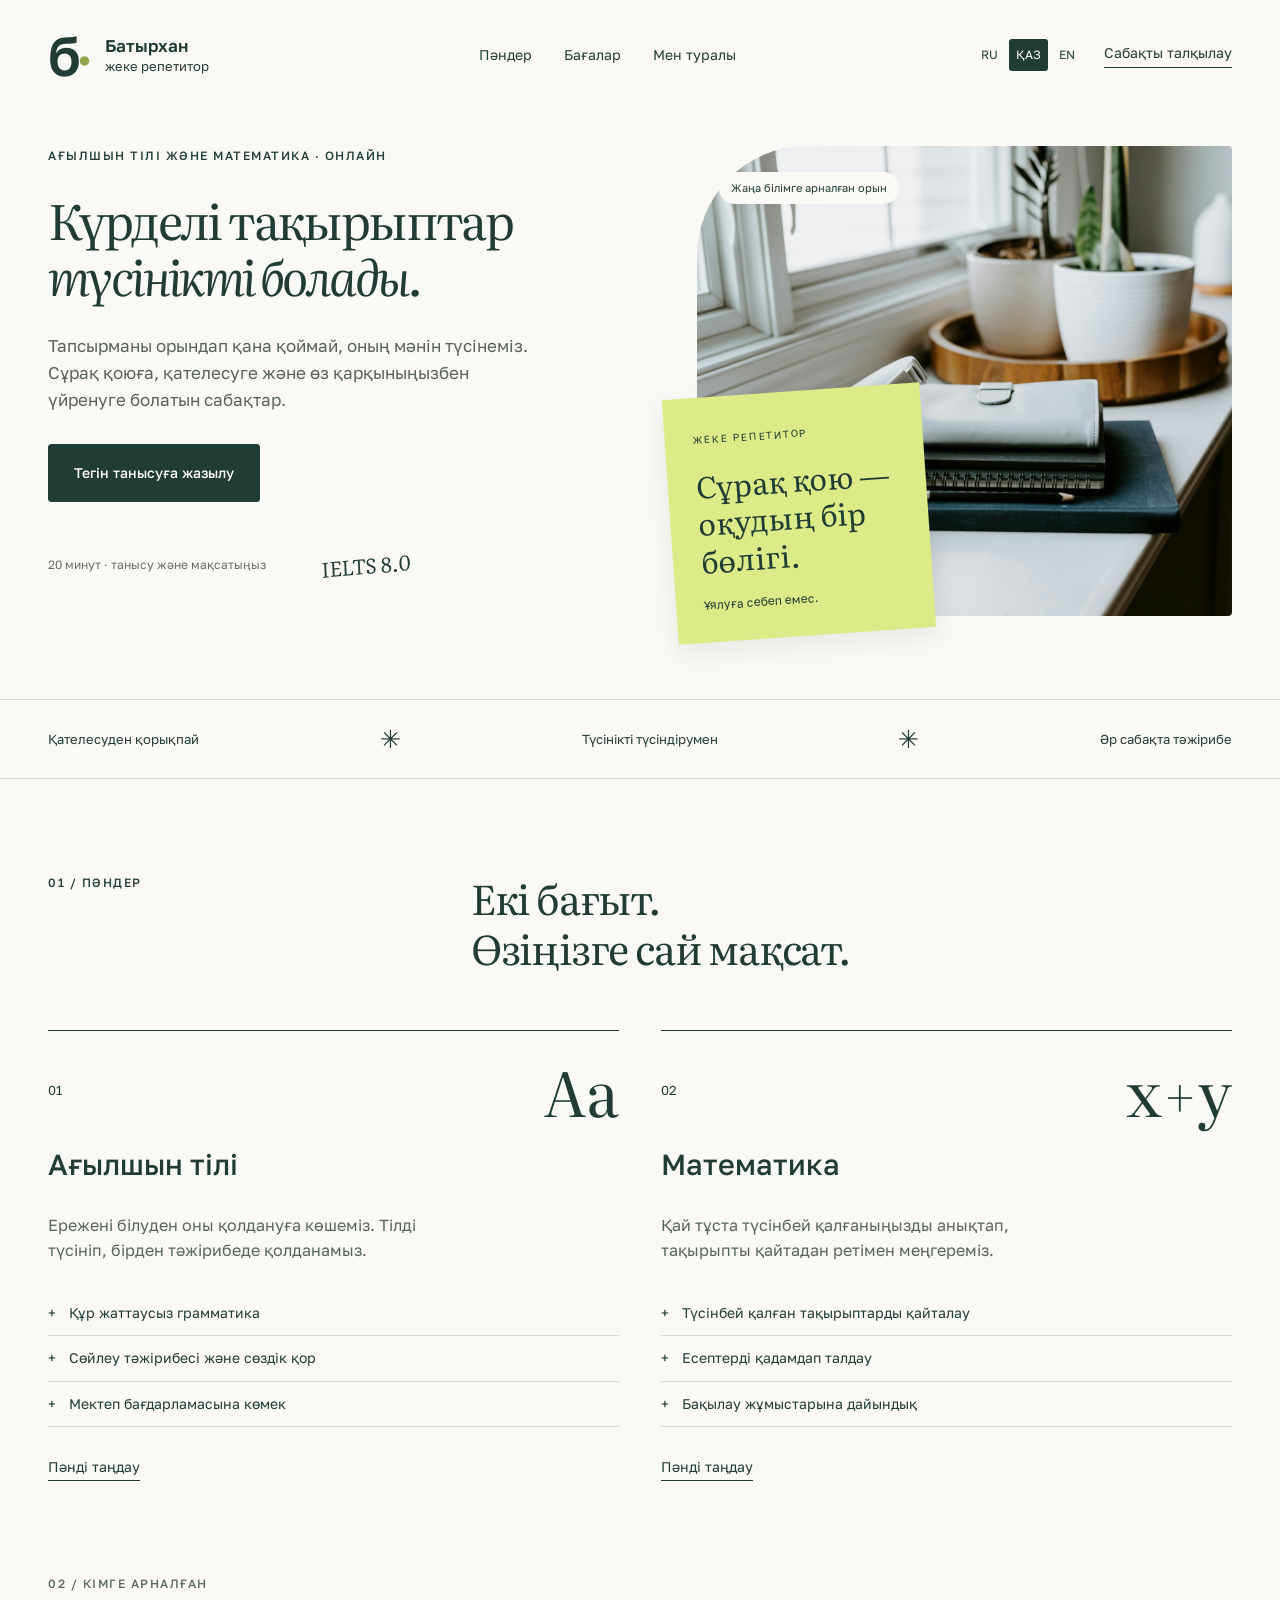
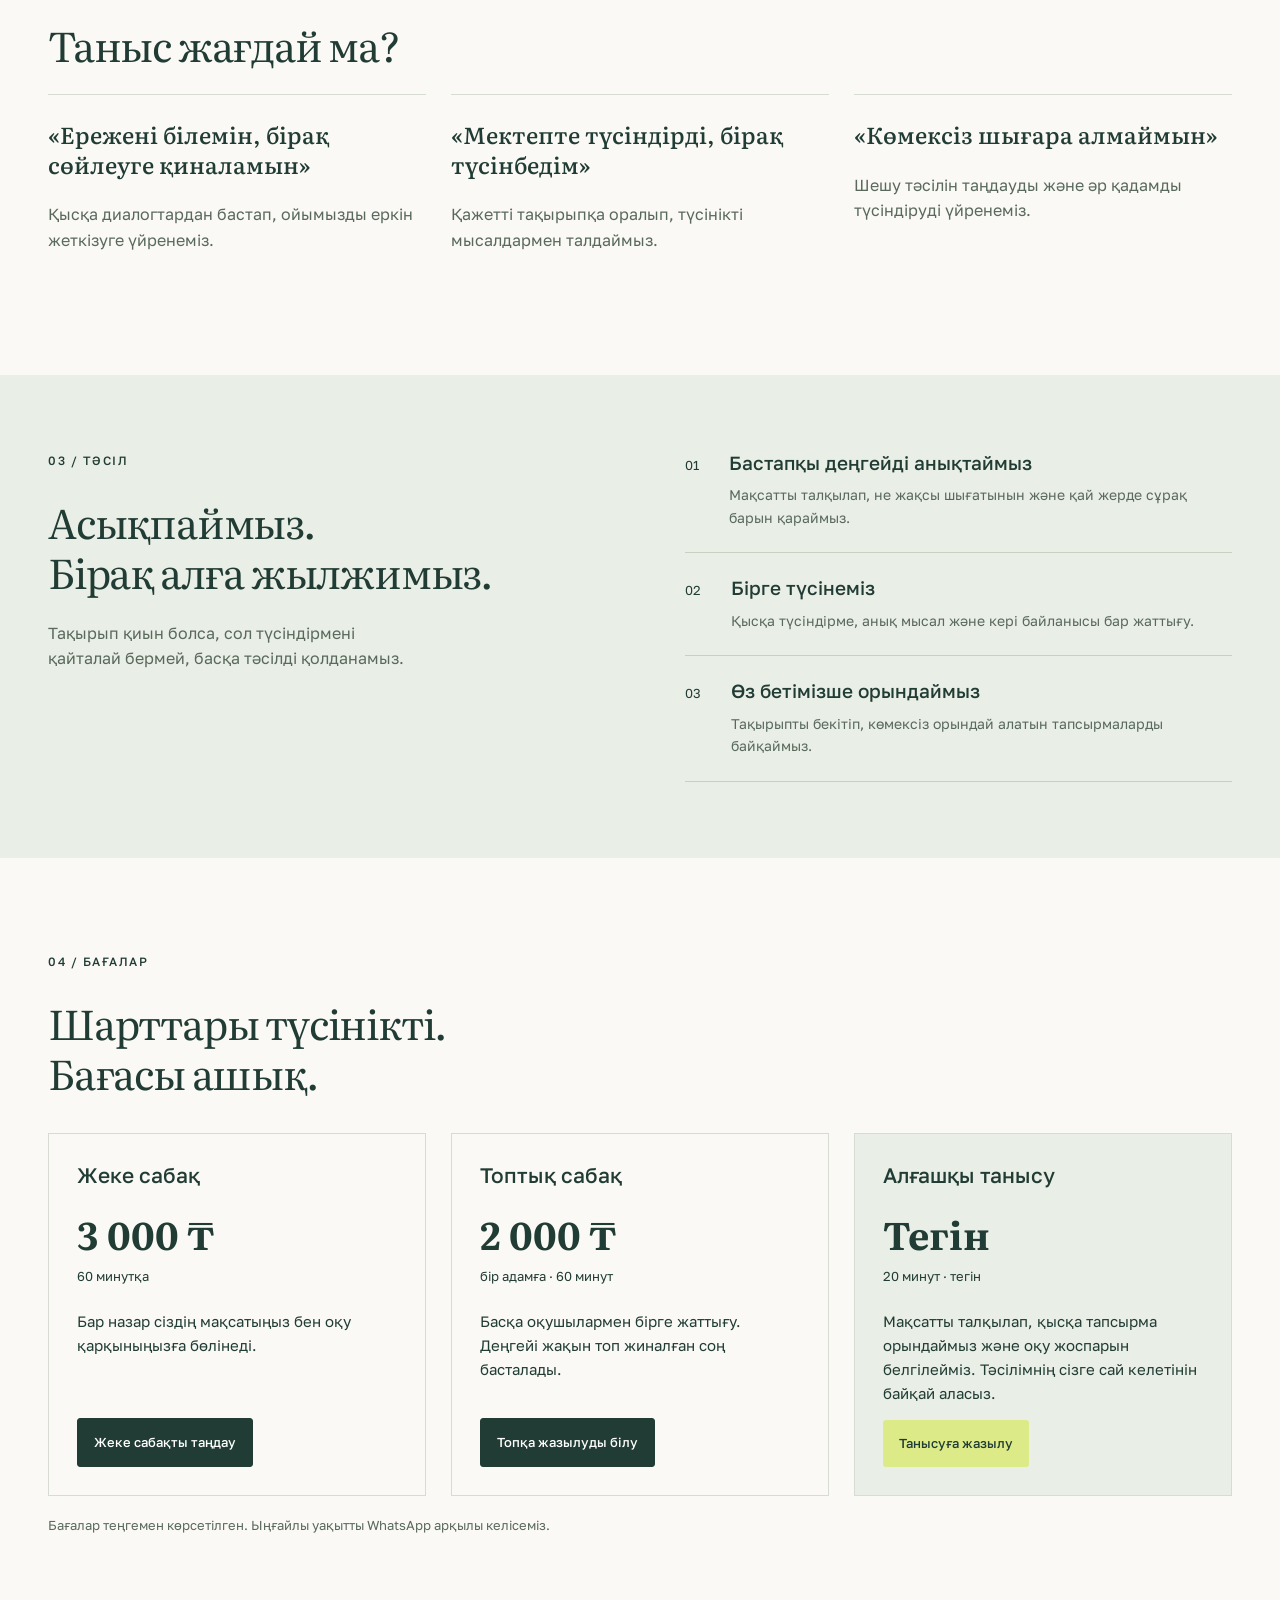
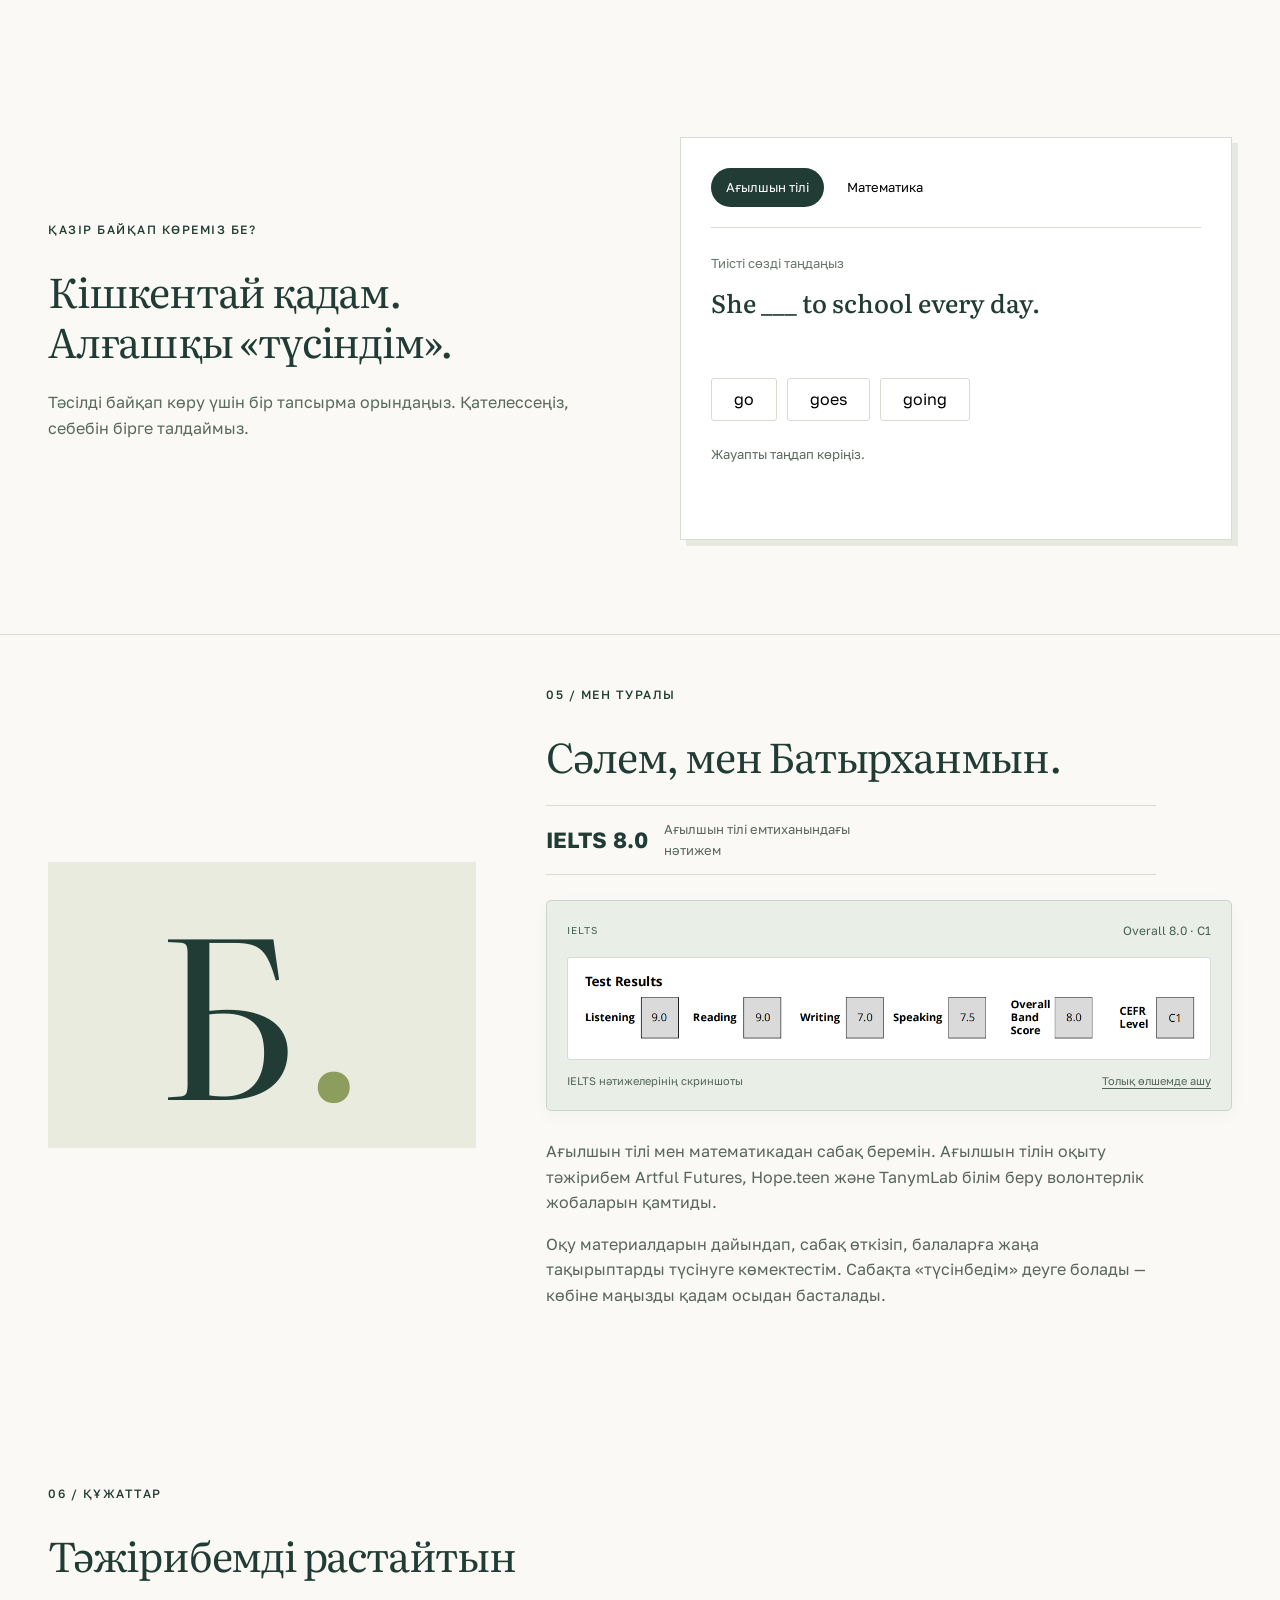
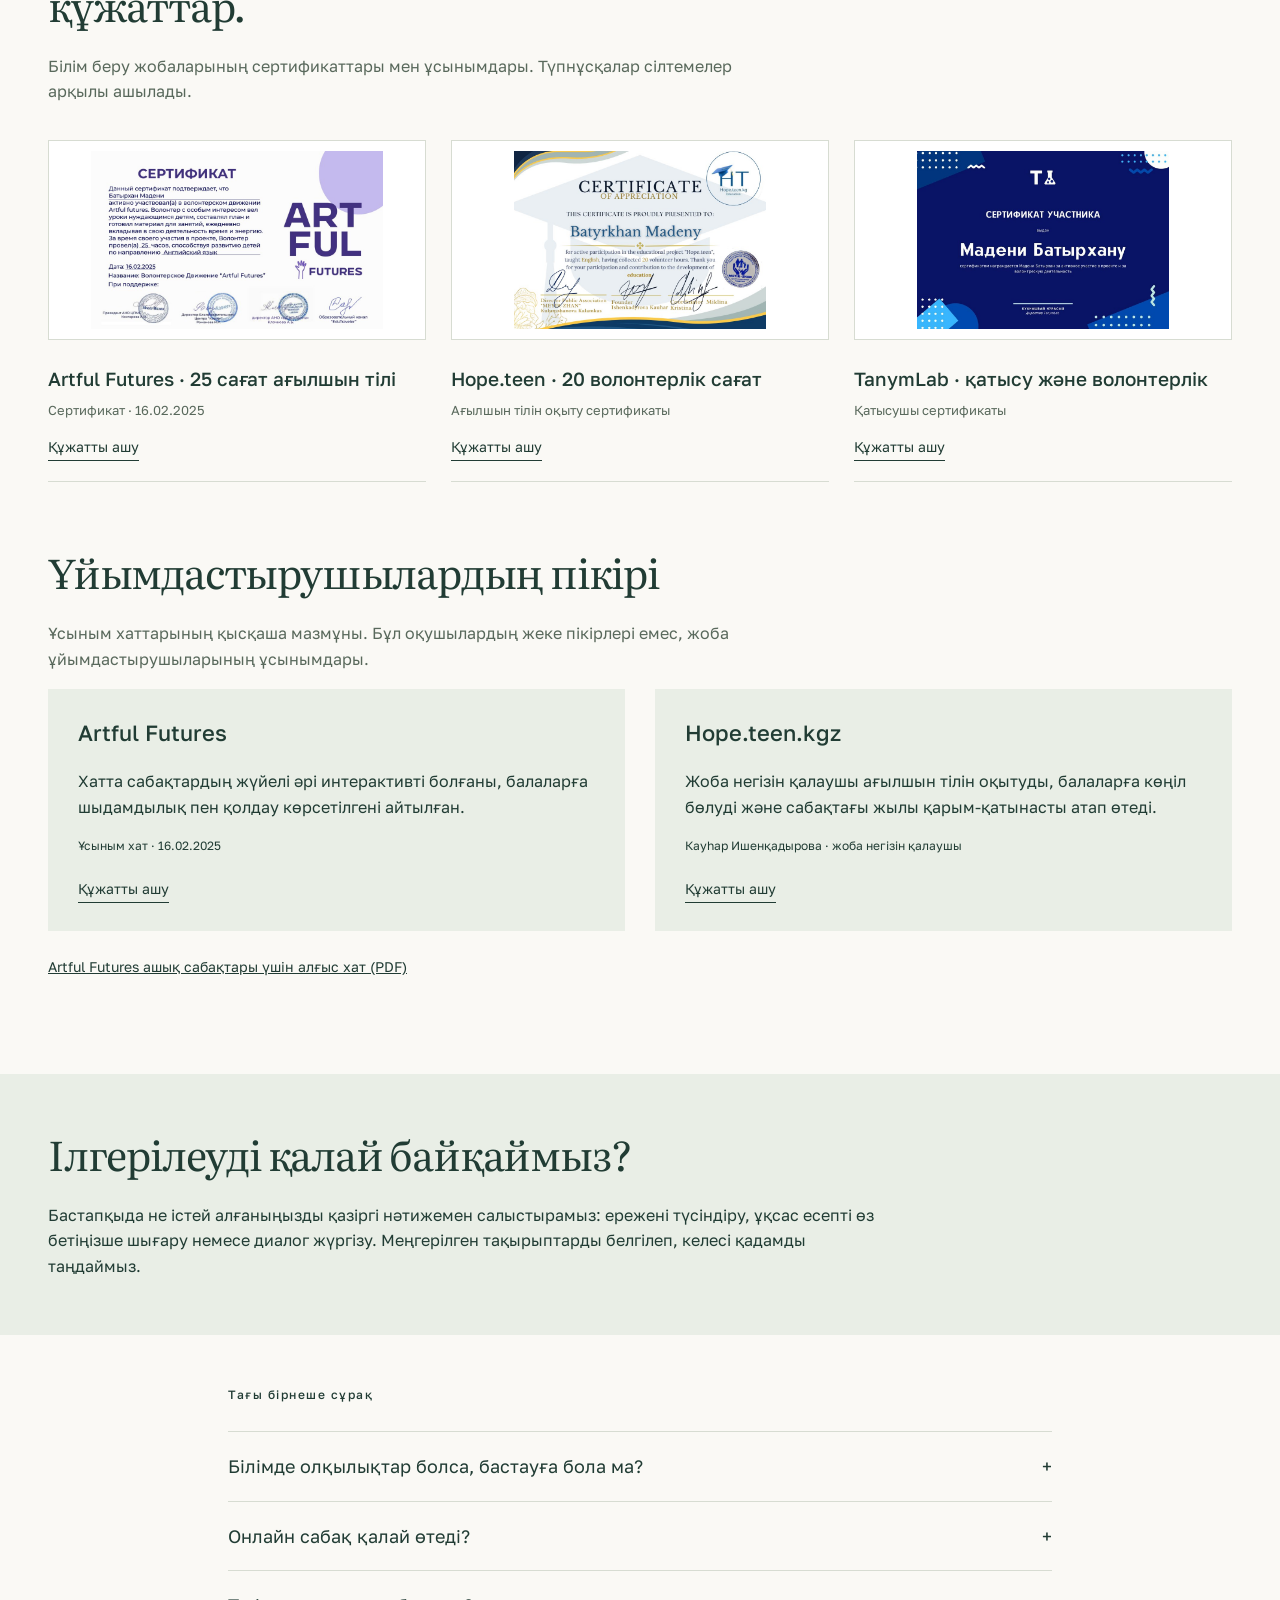
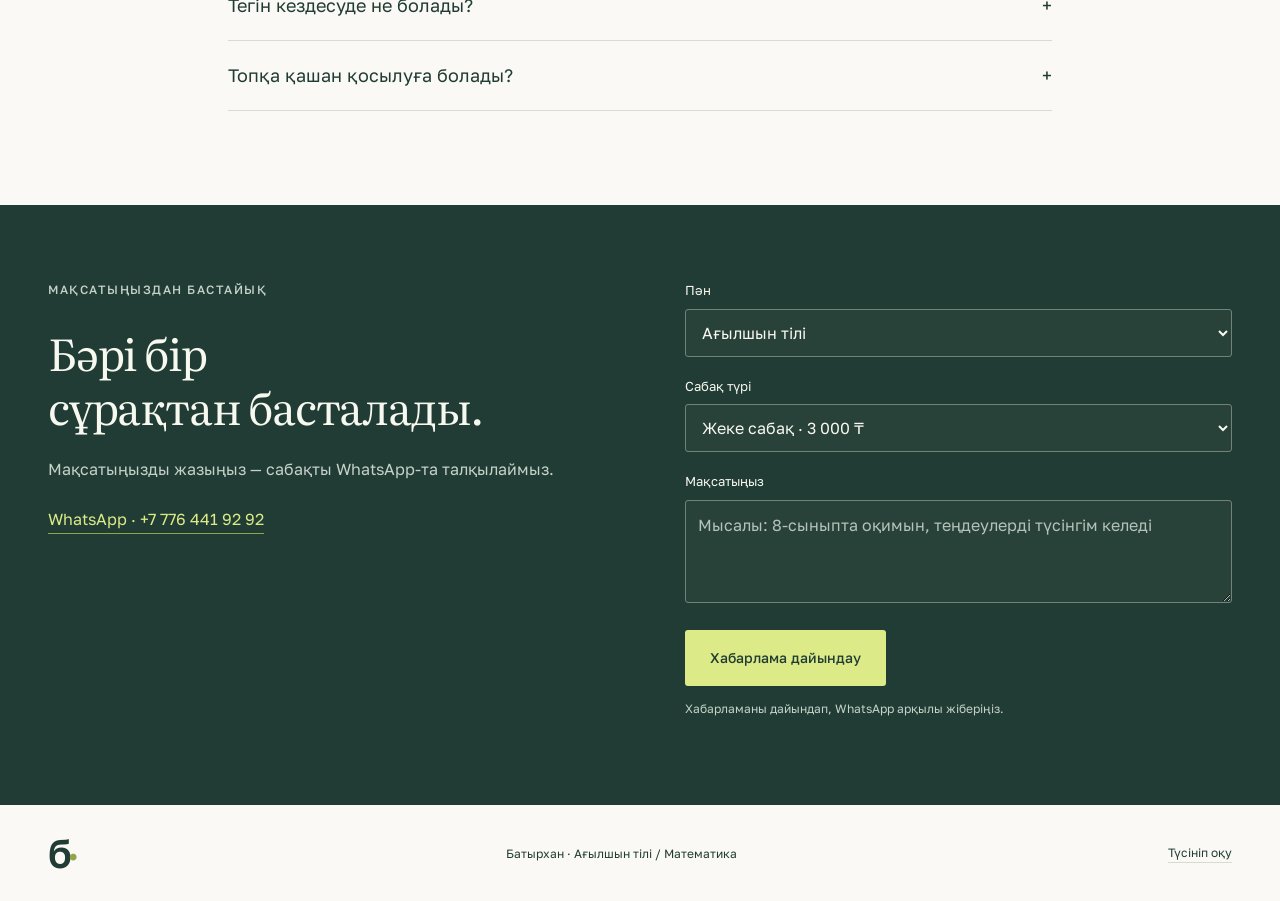
<file: public/kk.html>
<!doctype html><html lang="kk"><head><meta charset="utf-8"><meta name="viewport" content="width=device-width,initial-scale=1"><title>Батырхан — ағылшын тілі және математика</title><meta name="description" content="Тапсырманы орындап қана қоймай, оның мәнін түсінеміз. Сұрақ қоюға, қателесуге және өз қарқыныңызбен үйренуге болатын сабақтар."><link rel="icon" href="data:image/svg+xml,%3Csvg xmlns='http://www.w3.org/2000/svg' viewBox='0 0 40 40'%3E%3Crect width='40' height='40' rx='20' fill='%23213c34'/%3E%3Ctext x='10' y='29' font-size='27' fill='white'%3Eb%3C/text%3E%3C/svg%3E"><link rel="stylesheet" href="style.css"><link rel="alternate" hreflang="ru" href="index.html"><link rel="alternate" hreflang="kk" href="kk.html"><link rel="alternate" hreflang="en" href="en.html"></head><body>
 <header class="wrap"><a class="brand" href="kk.html">б<span>·</span><small>Батырхан<br>жеке репетитор</small></a><nav aria-label="Батырхан — ағылшын тілі және математика"><a href="#subjects">Пәндер</a><a href="#prices">Бағалар</a><a href="#about">Мен туралы</a></nav><div class="header-actions"><div class="languages" aria-label="Language"><a lang="ru" href="index.html" >RU</a><a lang="kk" href="kk.html" aria-current="page">ҚАЗ</a><a lang="en" href="en.html" >EN</a></div><a class="nav-cta" href="#start">Сабақты талқылау</a></div></header>
 <main><section class="hero wrap"><div class="hero-copy"><p class="eyebrow">АҒЫЛШЫН ТІЛІ ЖӘНЕ МАТЕМАТИКА · ОНЛАЙН</p><h1>Күрделі тақырыптар<br><em>түсінікті болады.</em></h1><p class="intro">Тапсырманы орындап қана қоймай, оның мәнін түсінеміз. Сұрақ қоюға, қателесуге және өз қарқыныңызбен үйренуге болатын сабақтар.</p><a class="button" href="#start" data-plan="trial">Тегін танысуға жазылу</a><div class="hero-bottom"><span>20 минут · танысу және мақсатыңыз</span><span class="handwriting">IELTS 8.0</span></div></div><div class="hero-visual"><img src="study.jpg" alt="Үстел үстіндегі кітаптар мен дәптерлер" fetchpriority="high"><div class="photo-label">Жаңа білімге арналған орын</div><div class="lesson-note"><span>ЖЕКЕ РЕПЕТИТОР</span><p>Сұрақ қою —<br>оқудың бір бөлігі.</p><div>Ұялуға себеп емес.</div></div></div></section><div class="strip"><div class="wrap"><span>Қателесуден қорықпай</span><i>✳</i><span>Түсінікті түсіндірумен</span><i>✳</i><span>Әр сабақта тәжірибе</span></div></div>
 <section id="subjects" class="section wrap"><div class="section-heading"><p class="eyebrow">01 / ПӘНДЕР</p><h2>Екі бағыт.<br>Өзіңізге сай мақсат.</h2></div><div class="subjects"><article><div class="subject-top"><span class="number">01</span><span class="subject-symbol">Aa</span></div><h3>Ағылшын тілі</h3><p>Ережені білуден оны қолдануға көшеміз. Тілді түсініп, бірден тәжірибеде қолданамыз.</p><ul><li>Құр жаттаусыз грамматика</li><li>Сөйлеу тәжірибесі және сөздік қор</li><li>Мектеп бағдарламасына көмек</li></ul><a class="text-button" href="#start" data-subject="english">Пәнді таңдау</a></article><article><div class="subject-top"><span class="number">02</span><span class="subject-symbol">x+y</span></div><h3>Математика</h3><p>Қай тұста түсінбей қалғаныңызды анықтап, тақырыпты қайтадан ретімен меңгереміз.</p><ul><li>Түсінбей қалған тақырыптарды қайталау</li><li>Есептерді қадамдап талдау</li><li>Бақылау жұмыстарына дайындық</li></ul><a class="text-button" href="#start" data-subject="math">Пәнді таңдау</a></article></div></section>
 <section class="wrap audience"><p class="eyebrow">02 / КІМГЕ АРНАЛҒАН</p><h2>Таныс жағдай ма?</h2><div class="three-col"><article><h3>«Ережені білемін, бірақ сөйлеуге қиналамын»</h3><p>Қысқа диалогтардан бастап, ойымызды еркін жеткізуге үйренеміз.</p></article><article><h3>«Мектепте түсіндірді, бірақ түсінбедім»</h3><p>Қажетті тақырыпқа оралып, түсінікті мысалдармен талдаймыз.</p></article><article><h3>«Көмексіз шығара алмаймын»</h3><p>Шешу тәсілін таңдауды және әр қадамды түсіндіруді үйренеміз.</p></article></div></section>
 <section id="approach" class="approach"><div class="wrap approach-grid"><div><p class="eyebrow">03 / ТӘСІЛ</p><h2>Асықпаймыз.<br>Бірақ алға жылжимыз.</h2><p>Тақырып қиын болса, сол түсіндірмені қайталай бермей, басқа тәсілді қолданамыз.</p></div><ol><li><span>01</span><div><h3>Бастапқы деңгейді анықтаймыз</h3><p>Мақсатты талқылап, не жақсы шығатынын және қай жерде сұрақ барын қараймыз.</p></div></li><li><span>02</span><div><h3>Бірге түсінеміз</h3><p>Қысқа түсіндірме, анық мысал және кері байланысы бар жаттығу.</p></div></li><li><span>03</span><div><h3>Өз бетімізше орындаймыз</h3><p>Тақырыпты бекітіп, көмексіз орындай алатын тапсырмаларды байқаймыз.</p></div></li></ol></div></section>
 <section id="prices" class="section wrap"><p class="eyebrow">04 / БАҒАЛАР</p><h2>Шарттары түсінікті.<br>Бағасы ашық.</h2><div class="three-col pricing"><article class=""><h3>Жеке сабақ</h3><strong class="price">3 000 ₸</strong><div class="price-unit">60 минутқа</div><p>Бар назар сіздің мақсатыңыз бен оқу қарқыныңызға бөлінеді.</p><a class="button " href="#start" data-plan="individual">Жеке сабақты таңдау</a></article><article class=""><h3>Топтық сабақ</h3><strong class="price">2 000 ₸</strong><div class="price-unit">бір адамға · 60 минут</div><p>Басқа оқушылармен бірге жаттығу. Деңгейі жақын топ жиналған соң басталады.</p><a class="button " href="#start" data-plan="group">Топқа жазылуды білу</a></article><article class="trial-card"><h3>Алғашқы танысу</h3><strong class="price">Тегін</strong><div class="price-unit">20 минут · тегін</div><p>Мақсатты талқылап, қысқа тапсырма орындаймыз және оқу жоспарын белгілейміз. Тәсілімнің сізге сай келетінін байқай аласыз.</p><a class="button light" href="#start" data-plan="trial">Танысуға жазылу</a></article></div><p class="pricing-note">Бағалар теңгемен көрсетілген. Ыңғайлы уақытты WhatsApp арқылы келісеміз.</p></section>
 <section class="section wrap try-grid"><div><p class="eyebrow">ҚАЗІР БАЙҚАП КӨРЕМІЗ БЕ?</p><h2>Кішкентай қадам.<br>Алғашқы «түсіндім».</h2><p>Тәсілді байқап көру үшін бір тапсырма орындаңыз. Қателессеңіз, себебін бірге талдаймыз.</p></div><div class="exercise"><div class="tabs" role="group" aria-label="Пән"><button data-quiz="english" aria-pressed="true">Ағылшын тілі</button><button data-quiz="math" aria-pressed="false">Математика</button></div><p id="quiz-label"></p><h3 id="quiz-question"></h3><div id="quiz-options" class="options"></div><p id="quiz-feedback" class="feedback" aria-live="polite"></p></div></section>
 <section id="about" class="about wrap"><div class="about-mark" aria-hidden="true">Б<span>.</span></div><div><p class="eyebrow">05 / МЕН ТУРАЛЫ</p><h2>Сәлем, мен Батырханмын.</h2><p class="ielts-badge"><strong>IELTS 8.0</strong><span>Ағылшын тілі емтиханындағы нәтижем</span></p><figure class="results-card"><figcaption><span>IELTS</span><span>Overall 8.0 · C1</span></figcaption><a class="results-image" href="ielts-results.png" target="_blank" rel="noopener"><img src="ielts-results.png" alt="IELTS: Listening 9.0, Reading 9.0, Writing 7.0, Speaking 7.5, Overall 8.0, CEFR C1" width="1143" height="135" loading="lazy"></a><div class="results-caption"><span>IELTS нәтижелерінің скриншоты</span><a href="ielts-results.png" target="_blank" rel="noopener">Толық өлшемде ашу</a></div></figure><p>Ағылшын тілі мен математикадан сабақ беремін. Ағылшын тілін оқыту тәжірибем Artful Futures, Hope.teen және TanymLab білім беру волонтерлік жобаларын қамтиды.</p><p>Оқу материалдарын дайындап, сабақ өткізіп, балаларға жаңа тақырыптарды түсінуге көмектестім. Сабақта «түсінбедім» деуге болады — көбіне маңызды қадам осыдан басталады.</p></div></section>
 <section id="credentials" class="section wrap"><p class="eyebrow">06 / ҚҰЖАТТАР</p><h2>Тәжірибемді растайтын<br>құжаттар.</h2><p class="section-intro">Білім беру жобаларының сертификаттары мен ұсынымдары. Түпнұсқалар сілтемелер арқылы ашылады.</p><div class="three-col certificates"><article><a href="documents/artful-certificate.pdf" target="_blank" rel="noopener"><img src="documents/thumb-0.jpg" alt="Artful Futures · 25 сағат ағылшын тілі" width="600" height="420" loading="lazy"></a><h3>Artful Futures · 25 сағат ағылшын тілі</h3><p>Сертификат · 16.02.2025</p><a class="text-button" href="documents/artful-certificate.pdf" target="_blank" rel="noopener">Құжатты ашу</a></article><article><a href="documents/hope-certificate.pdf" target="_blank" rel="noopener"><img src="documents/thumb-1.jpg" alt="Hope.teen · 20 волонтерлік сағат" width="600" height="420" loading="lazy"></a><h3>Hope.teen · 20 волонтерлік сағат</h3><p>Ағылшын тілін оқыту сертификаты</p><a class="text-button" href="documents/hope-certificate.pdf" target="_blank" rel="noopener">Құжатты ашу</a></article><article><a href="documents/tanymlab-certificate.jpg" target="_blank" rel="noopener"><img src="documents/thumb-2.jpg" alt="TanymLab · қатысу және волонтерлік" width="600" height="420" loading="lazy"></a><h3>TanymLab · қатысу және волонтерлік</h3><p>Қатысушы сертификаты</p><a class="text-button" href="documents/tanymlab-certificate.jpg" target="_blank" rel="noopener">Құжатты ашу</a></article></div><div class="recommendations"><h2>Ұйымдастырушылардың пікірі</h2><p class="section-intro">Ұсыным хаттарының қысқаша мазмұны. Бұл оқушылардың жеке пікірлері емес, жоба ұйымдастырушыларының ұсынымдары.</p><div class="two-col"><article><h3>Artful Futures</h3><p>Хатта сабақтардың жүйелі әрі интерактивті болғаны, балаларға шыдамдылық пен қолдау көрсетілгені айтылған.</p><small>Ұсыным хат · 16.02.2025</small><a href="documents/artful-recommendation.pdf" target="_blank" rel="noopener" class="text-button">Құжатты ашу</a></article><article><h3>Hope.teen.kgz</h3><p>Жоба негізін қалаушы ағылшын тілін оқытуды, балаларға көңіл бөлуді және сабақтағы жылы қарым-қатынасты атап өтеді.</p><small>Кауһар Ишенқадырова · жоба негізін қалаушы</small><a href="documents/hope-recommendation.pdf" target="_blank" rel="noopener" class="text-button">Құжатты ашу</a></article></div><a class="extra-document" href="documents/artful-gratitude.pdf" target="_blank" rel="noopener">Artful Futures ашық сабақтары үшін алғыс хат (PDF)</a></div></section>
 <section class="progress-section"><div class="wrap"><h2>Ілгерілеуді қалай байқаймыз?</h2><p>Бастапқыда не істей алғаныңызды қазіргі нәтижемен салыстырамыз: ережені түсіндіру, ұқсас есепті өз бетіңізше шығару немесе диалог жүргізу. Меңгерілген тақырыптарды белгілеп, келесі қадамды таңдаймыз.</p></div></section>
 <section class="section wrap faq"><p class="eyebrow">Тағы бірнеше сұрақ</p><details><summary>Білімде олқылықтар болса, бастауға бола ма?</summary><p>Иә. Алдымен қиындық тудыратын тақырыптарды анықтап, қажетті негізден бастаймыз.</p></details><details><summary>Онлайн сабақ қалай өтеді?</summary><p>Бейнебайланыс арқылы мысалдарды талдап, бірге жаттығамыз. Платформа мен уақытты алдын ала келісеміз.</p></details><details><summary>Тегін кездесуде не болады?</summary><p>20 минут ішінде танысамыз, мақсатты талқылаймыз және қысқа тапсырма орындаймыз. Содан кейін сабақ жоспарын анықтаймыз.</p></details><details><summary>Топқа қашан қосылуға болады?</summary><p>WhatsApp-қа жазыңыз: деңгей мен кестені талқылаймыз. Сәйкес топ жиналған соң сабақ басталады.</p></details></section>
 <section id="start" class="contact"><div class="wrap contact-grid"><div><p class="eyebrow">МАҚСАТЫҢЫЗДАН БАСТАЙЫҚ</p><h2>Бәрі бір<br>сұрақтан басталады.</h2><p>Мақсатыңызды жазыңыз — сабақты WhatsApp-та талқылаймыз.</p><a class="whatsapp-contact" href="https://wa.me/77764419292" target="_blank" rel="noopener noreferrer">WhatsApp · +7 776 441 92 92</a></div><form id="contact-form"><label for="subject">Пән</label><select id="subject"><option value="english">Ағылшын тілі</option><option value="math">Математика</option><option value="both">Екі пән де</option></select><label for="format">Сабақ түрі</label><select id="format"><option value="individual">Жеке сабақ · 3 000 ₸</option><option value="group">Топтық сабақ · 2 000 ₸</option><option value="trial">Алғашқы танысу · Тегін</option></select><label for="goal">Мақсатыңыз</label><textarea id="goal" required maxlength="1500" rows="3" placeholder="Мысалы: 8-сыныпта оқимын, теңдеулерді түсінгім келеді"></textarea><button class="button light" type="submit">Хабарлама дайындау</button><p class="form-note">Хабарламаны дайындап, WhatsApp арқылы жіберіңіз.</p><div id="message-result" hidden><label for="message-text">Хабарламаңыз</label><textarea id="message-text" readonly rows="6"></textarea><a id="whatsapp-send" class="button light" href="https://wa.me/77764419292" target="_blank" rel="noopener noreferrer">WhatsApp ашу</a><button type="button" id="copy" class="text-button">Мәтінді көшіру</button><p id="copy-status" aria-live="polite">Хабарлама WhatsApp-та «Жіберу» батырмасын басқаннан кейін ғана жіберіледі.</p></div></form></div></section></main><footer class="wrap"><a class="brand" href="#">б<span>·</span></a><span>Батырхан · Ағылшын тілі / Математика</span><a href="#subjects">Түсініп оқу</a></footer><script src="app.js"></script></body></html>
</file>
<file: public/style.css>
@import url('https://fonts.googleapis.com/css2?family=Golos+Text:wght@400;500;600;700&family=Literata:ital,wght@0,400;0,500;1,400;1,500&display=swap');
:root{--ink:#213c34;--paper:#faf9f5;--accent:#dceb87;--line:#d7dcd2}*{box-sizing:border-box}html{scroll-behavior:smooth;scroll-padding-top:30px}body{margin:0;background:var(--paper);color:var(--ink);font-family:'Golos Text',Arial,sans-serif;font-size:16px;line-height:1.6}a{color:inherit;text-decoration:none}button,input,select,textarea{font:inherit}button,a,select,summary{touch-action:manipulation}button{cursor:pointer}a:focus-visible,button:focus-visible,summary:focus-visible{outline:3px solid #a48422;outline-offset:5px}.wrap{max-width:1280px;margin:auto;padding-left:48px;padding-right:48px}header{height:110px;display:flex;align-items:center;justify-content:space-between;gap:24px}.brand{font-weight:600;font-size:55px;line-height:1;display:flex;align-items:center;letter-spacing:-5px}.brand>span{color:#91a54b}.brand small{font-size:13px;line-height:1.35;letter-spacing:0;font-weight:400;padding-left:17px}.brand small:first-line{font-size:17px;font-weight:600}nav{display:flex;gap:32px;font-size:14px}.nav-cta{font-size:14px;border-bottom:1px solid;padding-bottom:3px}.hero{display:grid;grid-template-columns:1.13fr 1fr;gap:45px;padding-top:36px;padding-bottom:68px}.eyebrow{font-size:12px;letter-spacing:1.5px;font-weight:500;margin:0 0 27px}h1,h2,h3,p{margin-top:0}h1{font-family:Literata,Georgia,serif;font-size:clamp(40px,4.5vw,65px);font-weight:400;line-height:1.15;letter-spacing:-2.6px;margin-bottom:28px}h1 em{font-weight:400}h2{font-family:Literata,Georgia,serif;font-weight:400;font-size:clamp(30px,3.2vw,44px);line-height:1.22;letter-spacing:-1.2px;margin-bottom:24px}h3{font-size:23px;font-weight:500;line-height:1.3}.intro{font-size:17px;color:#59635b;margin-bottom:30px}.button{display:inline-block;background:var(--ink);border:1px solid var(--ink);padding:17px 25px;color:white;font-size:14px;font-weight:500;border-radius:3px;transition:background .2s,transform .2s}.button:hover{background:#385447;transform:translateY(-2px)}.hero-bottom{margin-top:46px;display:flex;align-items:center;gap:55px;font-size:12px;color:#647065}.handwriting{font-family:Literata,Georgia,serif;font-size:21px;font-style:italic;color:var(--ink);transform:rotate(-5deg)}.handwriting small{font-family:'Golos Text',sans-serif;font-style:normal;font-size:11px}.hero-visual{position:relative;min-height:470px;margin-bottom:15px}.hero-visual img{width:100%;height:100%;position:absolute;object-fit:cover;border-radius:110px 4px 4px 4px;background:#c9c8b8}.photo-label{position:absolute;left:22px;top:26px;background:var(--paper);font-size:11px;padding:7px 12px;border-radius:30px}.lesson-note{position:absolute;bottom:-20px;left:-27px;background:var(--accent);width:258px;padding:28px;transform:rotate(-4deg);box-shadow:0 8px 24px #12271815}.lesson-note span{font-size:10px;letter-spacing:1.6px}.lesson-note p{font-family:Literata,serif;font-size:30px;line-height:1.25;margin:16px 0}.lesson-note div{font-size:12px}.strip{border-top:1px solid var(--line);border-bottom:1px solid var(--line);padding:19px 0}.strip .wrap{display:flex;justify-content:space-between;gap:20px;align-items:center;font-size:13px}.strip i{font-style:normal;font-size:25px}.section{padding-top:94px;padding-bottom:94px}.section-heading{display:grid;grid-template-columns:1fr 1.8fr;margin-bottom:33px}.subjects{display:grid;grid-template-columns:1fr 1fr;gap:42px}.subjects article{border-top:1px solid var(--ink);padding-top:25px}.subject-top{display:flex;align-items:center;justify-content:space-between;height:68px;margin-bottom:22px}.number{font-size:13px}.subject-symbol{font-family:Literata,Georgia,serif;font-size:62px;line-height:1}.math{font-style:italic}.subjects h3{font-size:29px}.subjects p{max-width:420px;color:#58665e}.subjects ul{list-style:none;padding:0;margin:27px 0;font-size:14px}.subjects li{border-bottom:1px solid var(--line);padding:11px 0}.subjects li:before{content:'+';padding-right:13px}.text-button{background:none;border:0;border-bottom:1px solid;padding:0 0 5px;color:inherit;font-size:14px}.approach{background:#e9eee6;padding:76px 0}.approach-grid{display:grid;grid-template-columns:1fr 1fr;gap:90px}.approach-grid>div>p:last-child{color:#59695c;max-width:380px}.approach ol{list-style:none;margin:0;padding:0}.approach li{display:flex;gap:30px;border-bottom:1px solid #c7d0c3;padding:23px 0}.approach li:first-child{padding-top:0}.approach li span{font-size:13px;padding-top:4px}.approach li h3{font-size:19px;margin-bottom:9px}.approach li p{font-size:14px;color:#59695c;margin:0}.try-grid{display:grid;grid-template-columns:1fr 1fr;gap:80px;align-items:center}.try-grid>div>p:last-child{color:#59695c}.exercise{padding:30px;background:white;border:1px solid var(--line);box-shadow:6px 6px 0 #e5e9df}.tabs{display:flex;gap:8px;border-bottom:1px solid var(--line);padding-bottom:20px;margin-bottom:25px}.tabs button{border:0;background:none;font-size:13px;padding:9px 15px;border-radius:30px}.tabs .active{background:var(--ink);color:white}.exercise>p{font-size:13px;color:#68776b}.exercise h3{font-family:Literata,Georgia,serif;font-size:25px;min-height:66px}.options{display:flex;gap:10px}.options button{border:1px solid var(--line);background:white;padding:8px 22px;border-radius:3px}.options button:hover{background:#eef3dd}.options .selected{background:var(--accent);border-color:var(--ink)}.exercise .feedback{margin:23px 0 0;min-height:65px;color:var(--ink)}.about{display:grid;grid-template-columns:1fr 1.6fr;gap:70px;padding-top:50px;padding-bottom:65px;border-top:1px solid var(--line);align-items:center}.about-mark{font-family:Literata,serif;font-size:220px;text-align:center;line-height:1.3;background:#e8ebde}.about-mark span{color:#8d9d5e}.about p:not(.eyebrow){max-width:610px;color:#58665e}.about .personal{font-family:Literata,serif;font-size:22px;font-style:italic;color:var(--ink)!important;margin-top:25px}.faq{max-width:920px;padding-top:50px}details{border-top:1px solid var(--line);padding:20px 0}details:last-child{border-bottom:1px solid var(--line)}summary{cursor:pointer;font-size:18px;list-style:none;display:flex;justify-content:space-between;gap:20px}summary:after{content:'+'}details[open] summary:after{content:'−'}details p{font-size:15px;color:#59695c;margin:15px 35px 0 0}.contact{background:var(--ink);color:#f7f8ef;padding:75px 0}.contact-grid{display:grid;grid-template-columns:1fr 1fr;gap:90px}.contact h2{font-size:44px}.contact p{color:#c5d2c9}form label{display:block;font-size:13px;margin-bottom:8px}select,textarea{width:100%;border:1px solid #738278;border-radius:3px;padding:12px;background:#ffffff08;color:inherit;margin-bottom:19px}select option{color:#213c34}textarea{resize:vertical}textarea::placeholder{color:#b4c3b9}.light{background:var(--accent);color:var(--ink);border:0}.light:hover{background:#e7f4b0}.form-note,#copy-status{font-size:12px;margin-top:13px}#message-result{margin-top:25px;border-top:1px solid #738278;padding-top:20px}footer{display:flex;align-items:center;justify-content:space-between;gap:20px;padding-top:28px;padding-bottom:28px;font-size:12px}footer .brand{font-size:40px}footer>a:last-child{border-bottom:1px solid var(--line)}@media(min-width:1500px){.hero{padding-top:55px;padding-bottom:85px}.hero-visual{min-height:520px}}@media(max-width:900px){.wrap{padding-left:25px;padding-right:25px}nav{gap:18px}.hero{gap:24px}h1{font-size:46px}.hero-visual{min-height:480px}.hero-bottom{gap:20px}.handwriting{font-size:17px}.lesson-note{width:220px}.approach-grid,.try-grid,.contact-grid{gap:35px}.section-heading{grid-template-columns:1fr 1.5fr}.about{gap:35px}.contact h2{font-size:36px}}@media(max-width:640px){header{height:85px}nav{display:none}.brand{font-size:43px}.brand small{font-size:11px;padding-left:12px}.brand small:first-line{font-size:14px}.nav-cta{font-size:12px}.hero{grid-template-columns:1fr;padding-top:23px;padding-bottom:55px;gap:30px}h1{font-size:45px;letter-spacing:-1.9px}.eyebrow{font-size:10px;letter-spacing:1.1px;margin-bottom:21px}.intro{font-size:16px}.hero-bottom{margin-top:27px;justify-content:space-between}.hero-visual{min-height:345px;margin-left:20px}.lesson-note{left:-20px;width:210px;padding:20px}.lesson-note p{font-size:25px}.photo-label{left:40px}.strip .wrap{justify-content:center;flex-wrap:wrap;gap:6px 15px;font-size:11px}.strip i{font-size:18px}.strip i:last-of-type{display:none}.strip span:last-child{width:100%;text-align:center}.section{padding-top:60px;padding-bottom:60px}.section-heading,.subjects,.approach-grid,.try-grid,.about,.contact-grid{grid-template-columns:1fr;gap:30px}.section-heading{gap:0}.subjects{gap:38px}.subjects h3{font-size:27px}.subject-top{margin-bottom:10px}.approach{padding:55px 0}.exercise{padding:22px}.options button{padding:8px 18px}.about{padding-top:40px;padding-bottom:10px}.about-mark{font-size:110px;width:150px}.about h2{font-size:32px}.contact{padding:55px 0}.contact h2{font-size:37px}.contact-grid{gap:25px}footer{flex-wrap:wrap;justify-content:flex-start}footer>a:last-child{margin-left:auto}footer>span{font-size:10px}h2{font-size:33px}}@media(prefers-reduced-motion:reduce){html{scroll-behavior:auto}*{transition:none!important}}

.ielts-badge{display:flex;align-items:center;gap:16px;padding:13px 0;border-top:1px solid var(--line);border-bottom:1px solid var(--line)}.ielts-badge strong{font-size:22px;color:var(--ink);white-space:nowrap}.ielts-badge span{font-size:13px;max-width:220px}.whatsapp-contact{display:inline-block;color:var(--accent);border-bottom:1px solid #91a54b;margin-top:8px;font-size:16px}#message-result .button{margin:0 12px 16px 0}

.results-card{margin:25px 0 28px;padding:20px;background:#e9eee6;border:1px solid #cad4c7;border-radius:5px;box-shadow:0 5px 18px #213c3409;max-width:100%;transition:box-shadow .2s}.results-card:hover{box-shadow:0 8px 24px #213c3414}.results-card figcaption{display:flex;justify-content:space-between;gap:12px;align-items:center;font-size:10px;letter-spacing:1px;color:#46604e;margin-bottom:17px}.results-card figcaption span:last-child{font-size:12px;letter-spacing:0}.results-image{display:block;background:#fff;padding:14px 10px;border:1px solid #d7dcd2;border-radius:3px}.results-image img{display:block;width:100%;height:auto}.results-caption{display:flex;justify-content:space-between;gap:12px;font-size:11px;line-height:1.5;margin-top:13px;color:#526558}.results-caption a{text-decoration:underline;text-underline-offset:3px}.about>div{min-width:0}@media(max-width:640px){.results-card{padding:14px}.results-card figcaption{flex-wrap:wrap}.results-caption{flex-direction:column;gap:5px}.results-image{padding:12px 5px}}
.header-actions{display:flex;gap:22px;align-items:center}.languages{display:flex;gap:4px}.languages a{font-size:12px;padding:6px 7px;border-radius:3px}.languages a[aria-current]{background:var(--ink);color:white}.three-col{display:grid;grid-template-columns:repeat(3,minmax(0,1fr));gap:25px}.two-col{display:grid;grid-template-columns:repeat(2,minmax(0,1fr));gap:30px}.audience{padding-bottom:80px}.audience article{border-top:1px solid var(--line);padding:25px 0}.audience h3{font-family:Literata,serif;font-size:23px}.audience p,.section-intro{color:#59695c}.pricing{margin-top:35px}.pricing article{padding:28px;border:1px solid var(--line);display:flex;flex-direction:column;align-items:flex-start}.pricing h3{font-size:21px}.price{font-family:Literata,serif;font-size:38px;line-height:1.25}.price-unit{font-size:13px;margin:8px 0 23px}.pricing p{font-size:15px}.pricing .button{margin-top:auto;padding:13px 16px;font-size:13px}.trial-card{background:#e9eee6}.pricing-note{font-size:13px;margin-top:19px;color:#59695c}.section-intro{max-width:720px}.certificates{margin:35px 0 65px}.certificates article{border-bottom:1px solid var(--line);padding-bottom:22px}.certificates img{width:100%;height:200px;object-fit:contain;background:white;border:1px solid var(--line);padding:10px}.certificates h3{font-size:19px;margin:20px 0 8px}.certificates p{font-size:13px;color:#59695c}.recommendations article{background:#e9eee6;padding:30px}.recommendations h3{font-size:22px}.recommendations small{display:block;font-size:12px;margin-bottom:20px}.recommendations p{font-size:16px}.extra-document{display:inline-block;margin-top:25px;text-decoration:underline;font-size:14px}.progress-section{background:#e9eee6;padding:55px 0}.progress-section p{max-width:850px;margin:0}.hero-copy .intro{max-width:485px}html[lang=kk] h1{font-size:clamp(37px,3.8vw,55px)}@media(max-width:1050px){header nav{display:none}.header-actions{gap:15px}.pricing article{padding:20px}.price{font-size:31px}}@media(max-width:700px){.three-col,.two-col{grid-template-columns:1fr}.pricing{gap:15px}.pricing article{padding:25px}.certificates img{height:230px}.audience{padding-bottom:45px}.audience .three-col{gap:5px}.header-actions{gap:0}.header-actions>.nav-cta{display:none}.languages a{font-size:11px;padding:7px 5px}.price{font-size:38px}.pricing .button{margin-top:15px}.certificates{gap:35px}.recommendations article{padding:24px}html[lang=kk] h1{font-size:38px}.hero-bottom{flex-wrap:wrap;gap:14px}header{gap:10px}.brand small{padding-left:8px}}
main h1,main h2,main h3{overflow-wrap:anywhere}.three-col>*{min-width:0}@media(max-width:380px){html[lang=kk] h1{font-size:33px}.wrap{padding-left:20px;padding-right:20px}.button{max-width:100%}}
</file>
